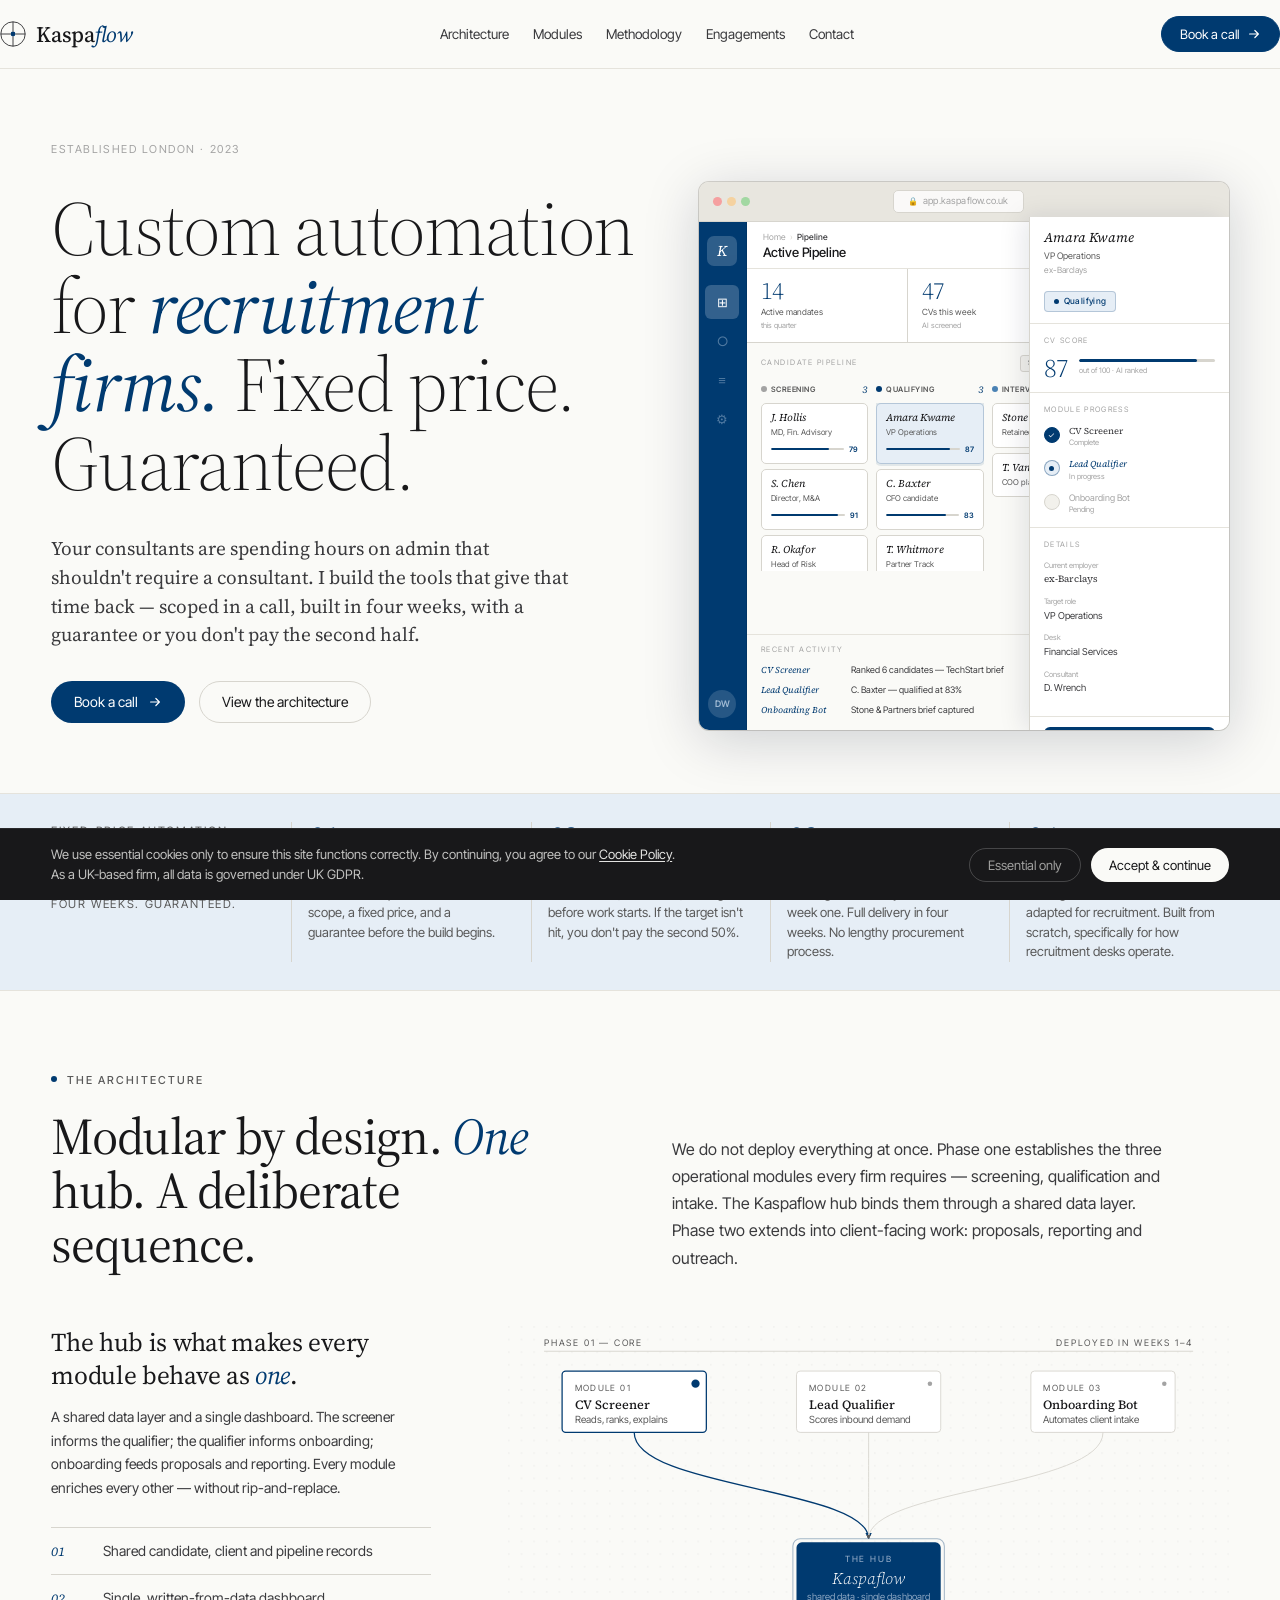
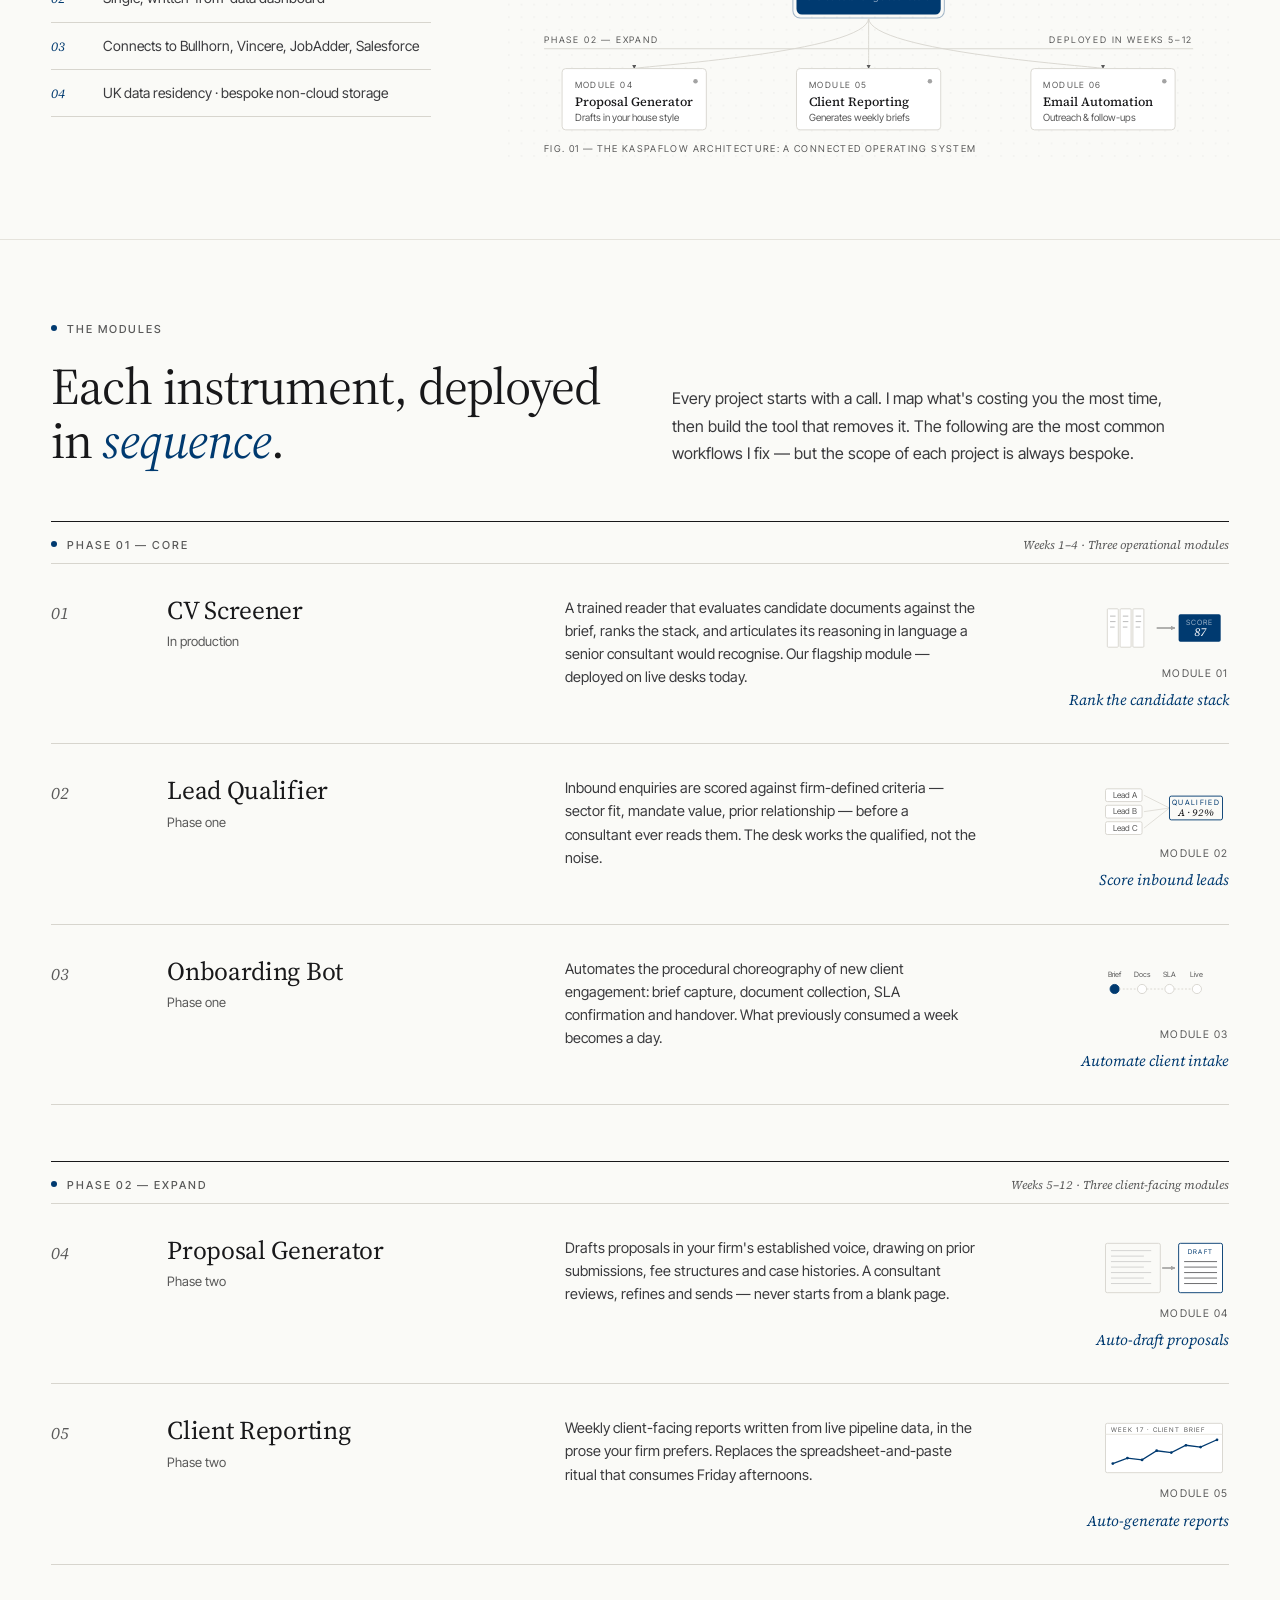
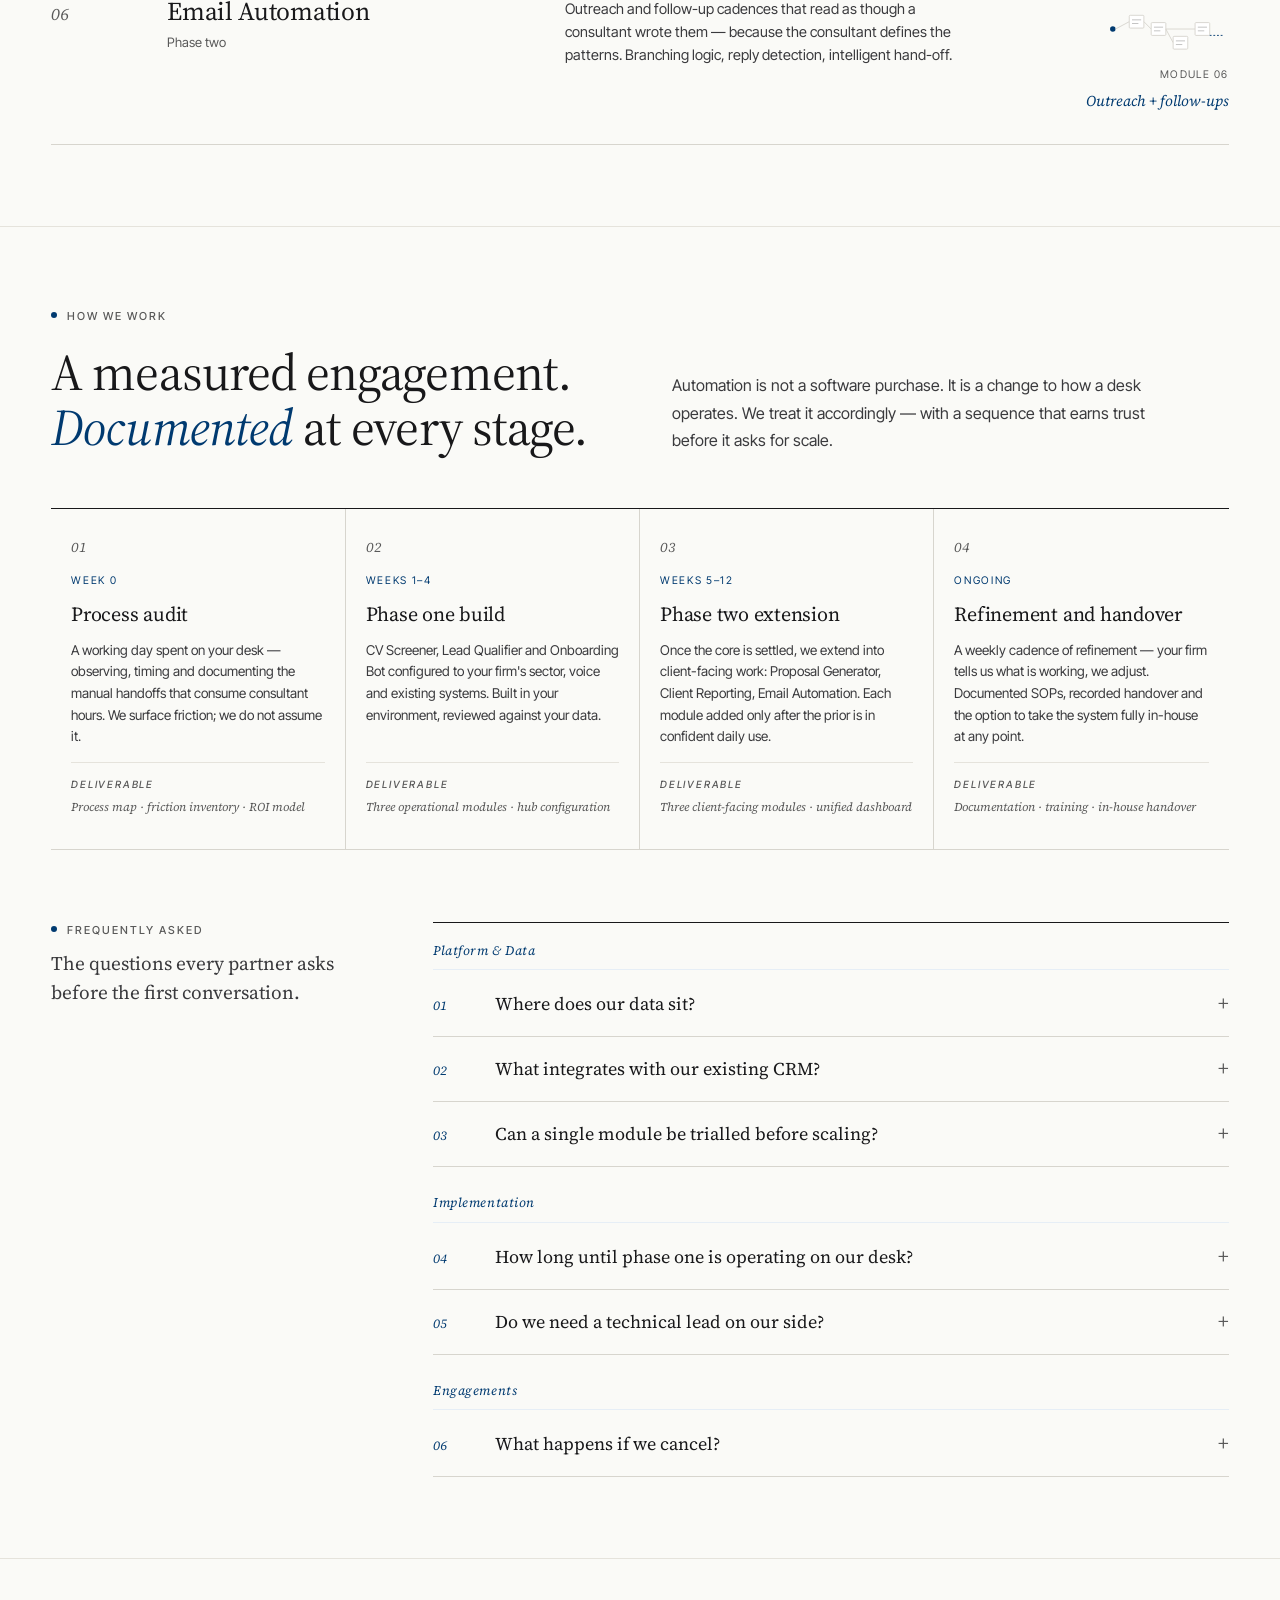
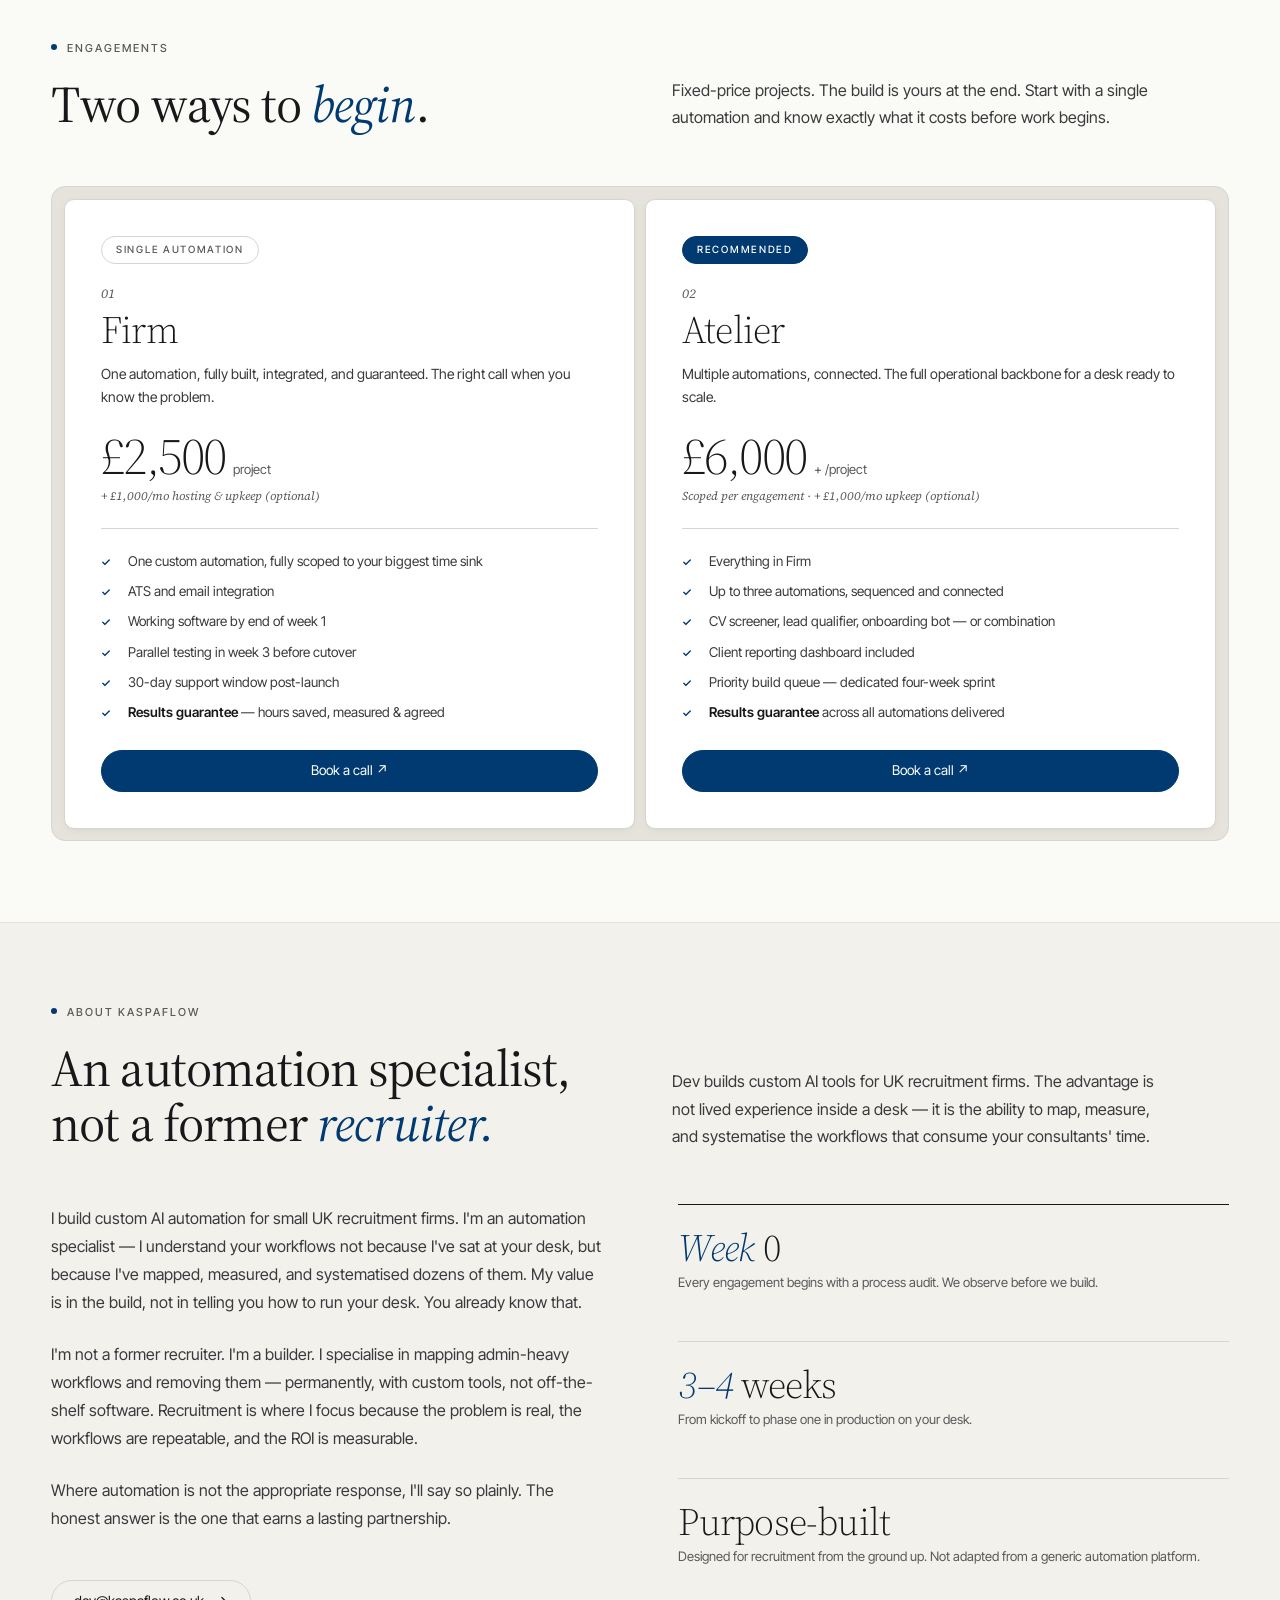
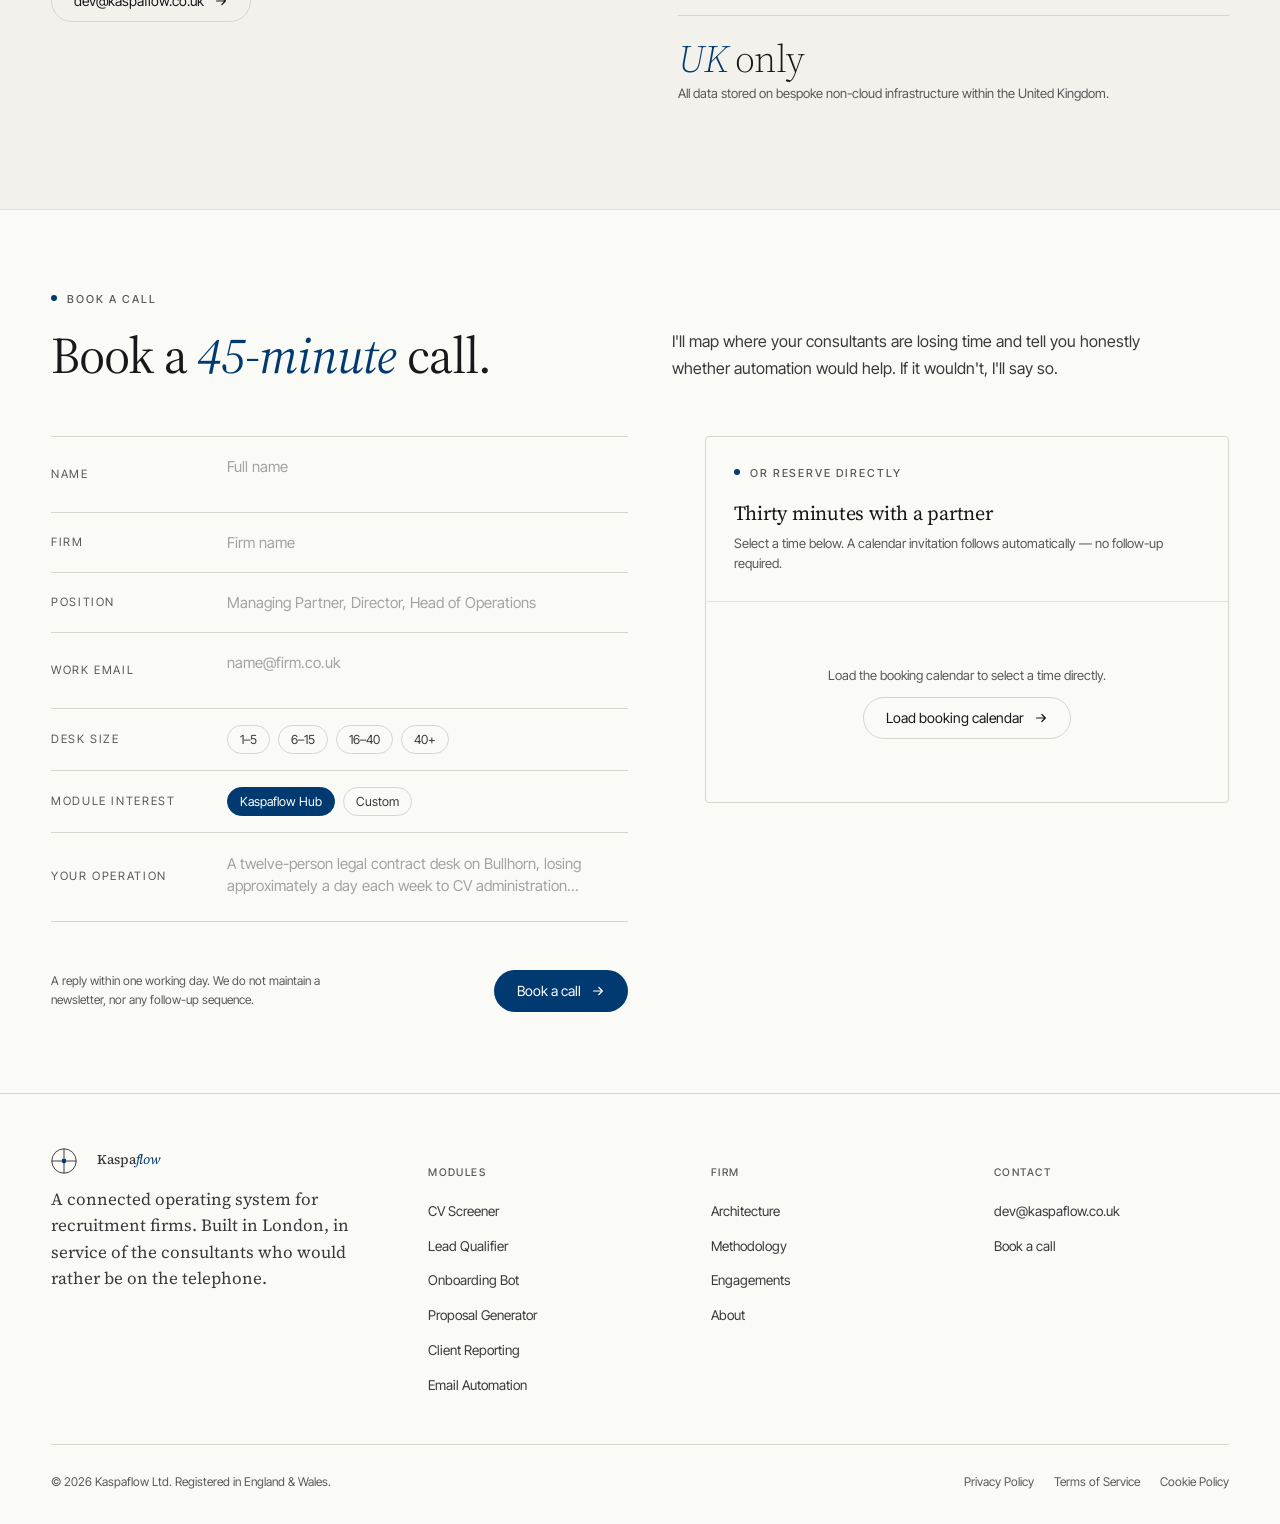
<file: index.html>
<!doctype html>
<html lang="en">
<head>
<meta charset="utf-8" />
<meta name="viewport" content="width=device-width, initial-scale=1" />
<title>Kaspaflow — Automation for Recruitment Firms</title>
<meta name="description" content="A connected operating system for UK recruitment firms. Purpose-built modules, one hub — screening, qualification, intake, proposals, reporting and outreach.">
<link rel="canonical" href="https://kaspaflow.co.uk/">
<meta property="og:title" content="Kaspaflow — Automation for Recruitment Firms">
<meta property="og:description" content="A connected operating system for UK recruitment firms. Licence the modules; we host them on UK infrastructure at no additional cost.">
<meta property="og:url" content="https://kaspaflow.co.uk/">
<meta property="og:type" content="website">
<meta property="og:image" content="https://kaspaflow.co.uk/og-image.png">
<meta property="og:image:width" content="1200">
<meta property="og:image:height" content="630">
<meta property="og:image:alt" content="Kaspaflow — Automation for UK Recruitment Firms">
<meta name="twitter:card" content="summary_large_image">
<link rel="icon" href="data:image/svg+xml,%3Csvg xmlns='http://www.w3.org/2000/svg' viewBox='0 0 32 32'%3E%3Crect width='32' height='32' fill='%23003A70'/%3E%3Ctext x='16' y='22' font-family='Georgia,serif' font-size='20' font-style='italic' fill='white' text-anchor='middle'%3EK%3C/text%3E%3C/svg%3E">

<!-- Schema: Organisation -->
<script type="application/ld+json">
{
  "@context": "https://schema.org",
  "@type": "Organization",
  "name": "Kaspaflow Ltd",
  "url": "https://kaspaflow.co.uk/",
  "email": "Dev@kaspaflow.co.uk",
  "address": { "@type": "PostalAddress", "addressLocality": "London", "addressCountry": "GB" },
  "foundingDate": "2023"
}
</script>

<!-- Schema: Service -->
<script type="application/ld+json">
{
  "@context": "https://schema.org",
  "@type": "Service",
  "name": "AI Automation for Recruitment Firms",
  "provider": { "@type": "Organization", "name": "Kaspaflow" },
  "areaServed": { "@type": "Country", "name": "United Kingdom" },
  "description": "Custom AI automation tools for UK recruitment firms — screening, qualification, intake, proposals, reporting and outreach. Purpose-built modules connected through a single hub.",
  "offers": {
    "@type": "Offer",
    "priceCurrency": "GBP",
    "priceRange": "£1200-£2400/month"
  }
}
</script>

<!-- Schema: FAQPage -->
<script type="application/ld+json">
{
  "@context": "https://schema.org",
  "@type": "FAQPage",
  "mainEntity": [
    {
      "@type": "Question",
      "name": "Where does our data sit?",
      "acceptedAnswer": { "@type": "Answer", "text": "On Kaspaflow infrastructure, hosted within the United Kingdom on bespoke non-cloud storage solutions — sovereign by design, with no third-party hyperscaler in the chain. Should you wish to migrate to your own servers at any stage, the build transfers with you." }
    },
    {
      "@type": "Question",
      "name": "What integrates with our existing CRM?",
      "acceptedAnswer": { "@type": "Answer", "text": "Bullhorn, Vincere, JobAdder and Salesforce are supported on the Firm tier as standard. Foundation includes two integrations of your choice. Atelier supports custom or proprietary systems." }
    },
    {
      "@type": "Question",
      "name": "Can a single module be trialled before scaling?",
      "acceptedAnswer": { "@type": "Answer", "text": "Yes — Foundation exists for precisely this. Most firms begin with the CV Screener, prove the return, and add modules from there. There is no requirement to commit to all modules up front." }
    },
    {
      "@type": "Question",
      "name": "How long until phase one is operating on our desk?",
      "acceptedAnswer": { "@type": "Answer", "text": "Three to four weeks from kickoff. Process audit in week zero, configuration in weeks one and two, parallel running in weeks three and four. Your team uses the modules alongside existing workflows before any handover." }
    },
    {
      "@type": "Question",
      "name": "Do we need a technical lead on our side?",
      "acceptedAnswer": { "@type": "Answer", "text": "No. The engagement is run by a named Kaspaflow specialist who works directly with your operations lead or managing partner. Technical involvement on your side is reviewed during the audit, not assumed." }
    },
    {
      "@type": "Question",
      "name": "What happens if we cancel?",
      "acceptedAnswer": { "@type": "Answer", "text": "Foundation is 30-day rolling. Firm and Atelier carry annual terms with documented exit. In all cases the configuration, prompts and process documentation are yours to take in-house." }
    }
  ]
}
</script>

<link rel="preconnect" href="https://fonts.googleapis.com">
<link rel="preconnect" href="https://fonts.gstatic.com" crossorigin="">
<link rel="stylesheet" href="https://fonts.googleapis.com/css2?family=Source+Serif+4:ital,opsz,wght@0,8..60,300;0,8..60,400;0,8..60,500;1,8..60,400&family=Inter+Tight:wght@400;500;600&display=swap">

<style>
:root {
  --bg: #FAFAF7;
  --bg-2: #F2F1EC;
  --bg-3: #E8E6DF;
  --ink: #18181A;
  --ink-2: #3A3A3D;
  --ink-3: #595959;
  --ink-4: #A3A3A3;
  --hair: #D7D5CE;
  --hair-2: #E5E3DC;
  --accent: #003A70;
  --accent-bright: #0A66C2;
  --accent-soft: #E6EEF6;
  --serif: "Source Serif 4", "Iowan Old Style", Georgia, "Times New Roman", serif;
  --sans: "Inter Tight", "Helvetica Neue", Helvetica, Arial, sans-serif;
  --maxw: 1280px;
  --gut: clamp(20px, 4vw, 56px);
}
* { box-sizing: border-box; }
html, body { margin: 0; padding: 0; }
body {
  background: var(--bg);
  color: var(--ink);
  font-family: var(--sans);
  font-size: 16px;
  line-height: 1.55;
  -webkit-font-smoothing: antialiased;
  text-rendering: optimizeLegibility;
}
a { color: inherit; text-decoration: none; }
img, svg { display: block; max-width: 100%; }
.wrap { max-width: var(--maxw); margin: 0 auto; padding: 0 var(--gut); }
.hairline { height: 1px; background: var(--hair); width: 100%; }
.eyebrow {
  font-family: var(--sans);
  font-size: 11px;
  letter-spacing: 0.18em;
  text-transform: uppercase;
  color: var(--ink-3);
  font-weight: 500;
}
.eyebrow .dot { display: inline-block; width: 6px; height: 6px; border-radius: 50%; background: var(--accent); margin-right: 10px; vertical-align: 2px; }
h1, h2, h3, h4 { font-family: var(--serif); font-weight: 400; letter-spacing: -0.012em; margin: 0; color: var(--ink); }
h1 { font-size: clamp(42px, 6vw, 88px); line-height: 1.02; letter-spacing: -0.022em; font-weight: 300; }
h1 em { font-style: italic; font-weight: 400; color: var(--accent); }
h2 { font-size: clamp(30px, 4vw, 52px); line-height: 1.06; letter-spacing: -0.018em; }
h2 em { font-style: italic; color: var(--accent); }
h3 { font-size: clamp(20px, 2vw, 26px); line-height: 1.15; }
p { margin: 0; }
.lede { font-family: var(--serif); font-size: clamp(17px, 1.5vw, 21px); line-height: 1.5; color: var(--ink-2); font-weight: 400; }

/* scroll progress */
.scroll-progress {
  position: fixed; top: 0; left: 0; height: 2px; width: 0%;
  background: var(--accent-bright); z-index: 200;
  transition: width 0.1s linear;
}

/* nav */
.nav {
  position: sticky; top: 0; z-index: 50;
  background: color-mix(in srgb, var(--bg) 88%, transparent);
  backdrop-filter: saturate(140%) blur(12px);
  -webkit-backdrop-filter: saturate(140%) blur(12px);
  border-bottom: 1px solid var(--hair-2);
}
.nav-inner { display: flex; align-items: center; justify-content: space-between; padding: 16px 0; gap: 20px; }
.brand { display: flex; align-items: center; gap: 10px; font-family: var(--serif); font-size: 22px; letter-spacing: -0.01em; cursor: pointer; }
.brand-mark { width: 26px; height: 26px; flex-shrink: 0; }
.brand b { font-weight: 500; }
.brand i { font-style: italic; color: var(--accent); font-weight: 400; }
.nav-links { display: flex; gap: 24px; align-items: center; }
.nav-links a { font-size: 13.5px; color: var(--ink-2); cursor: pointer; transition: color .2s ease; white-space: nowrap; }
.nav-links a:hover { color: var(--accent); }
.nav-right { display: flex; align-items: center; gap: 12px; }
.nav-cta { display: inline-flex; align-items: center; gap: 8px; padding: 10px 18px; border: 1px solid var(--accent); border-radius: 999px; font-size: 13px; cursor: pointer; transition: all .2s ease; background: var(--accent); color: #fff; white-space: nowrap; line-height: 1; font-family: var(--sans); }
.nav-cta:hover { background: var(--accent-bright); border-color: var(--accent-bright); }
.nav-cta .arrow { transition: transform .25s ease; }
.nav-cta:hover .arrow { transform: translateX(3px); }
.hamburger { display: none; flex-direction: column; gap: 5px; width: 36px; height: 36px; border: 1px solid var(--hair); border-radius: 6px; background: transparent; cursor: pointer; align-items: center; justify-content: center; }
.hamburger span { display: block; width: 16px; height: 1.5px; background: var(--ink); border-radius: 2px; transition: all .25s ease; }
.hamburger.open span:nth-child(1) { transform: translateY(6.5px) rotate(45deg); }
.hamburger.open span:nth-child(2) { opacity: 0; }
.hamburger.open span:nth-child(3) { transform: translateY(-6.5px) rotate(-45deg); }

/* mobile menu overlay */
.mobile-overlay {
  position: fixed; inset: 0; z-index: 49;
  background: var(--bg);
  display: flex; flex-direction: column;
  padding: 80px var(--gut) 40px;
  transform: translateX(100%);
  transition: transform .3s ease;
  border-left: 1px solid var(--hair-2);
}
.mobile-overlay.open { transform: translateX(0); }
.mobile-nav-links { display: flex; flex-direction: column; gap: 0; border-top: 1px solid var(--hair-2); margin-top: 24px; }
.mobile-nav-links a {
  font-family: var(--serif); font-size: 28px; font-weight: 300;
  padding: 20px 0; border-bottom: 1px solid var(--hair-2);
  color: var(--ink); cursor: pointer; display: flex; align-items: center; justify-content: space-between;
  transition: color .2s ease;
}
.mobile-nav-links a:hover { color: var(--accent); }
.mobile-nav-links a em { font-style: italic; font-size: 13px; color: var(--ink-4); font-family: var(--sans); letter-spacing: 0.1em; }
.mobile-cta-wrap { margin-top: 32px; }
.mobile-cta-wrap .nav-cta { width: 100%; justify-content: center; padding: 14px; font-size: 15px; }
.mobile-contact-line { margin-top: 24px; font-size: 13px; color: var(--ink-3); }
.mobile-contact-line a { color: var(--accent); }

/* hero */
.hero { padding: clamp(48px, 8vh, 88px) 0 clamp(40px, 7vh, 72px); position: relative; }
.hero-grid { display: grid; grid-template-columns: 1.1fr 1fr; gap: clamp(40px, 5vw, 80px); align-items: center; }
.hero-left { display: flex; flex-direction: column; }
.hero-meta { display: flex; gap: 24px; margin-bottom: 24px; flex-wrap: wrap; }
.hero-meta span { font-size: 11px; letter-spacing: 0.14em; text-transform: uppercase; color: var(--ink-4); }
.hero-meta span + span::before { content: '·'; margin-right: 24px; }
.hero-sub { margin-top: clamp(20px, 2.5vw, 32px); max-width: 520px; }
.hero-actions { margin-top: 32px; display: flex; gap: 14px; align-items: center; flex-wrap: wrap; }
.btn { display: inline-flex; align-items: center; gap: 10px; padding: 13px 22px; border-radius: 999px; font-size: 14px; cursor: pointer; transition: all .25s ease; border: 1px solid transparent; font-family: var(--sans); line-height: 1; }
.btn-primary { background: var(--accent); color: #fff; }
.btn-primary:hover { background: var(--accent-bright); }
.btn-ghost { background: transparent; color: var(--ink); border-color: var(--hair); }
.btn-ghost:hover { border-color: var(--ink); }
.btn .arrow { transition: transform .25s ease; }
.btn:hover .arrow { transform: translateX(3px); }
.hero-right { position: relative; }

/* trust strip */
.trust { padding: 28px 0; border-top: 1px solid var(--hair-2); border-bottom: 1px solid var(--hair-2); background: var(--accent-soft); }
.trust-inner { display: grid; grid-template-columns: 200px 1fr; gap: 40px; align-items: start; }
.trust-label { font-size: 11.5px; letter-spacing: 0.14em; text-transform: uppercase; color: var(--ink-3); line-height: 1.6; }
.trust-stats { display: grid; grid-template-columns: repeat(4, 1fr); gap: 20px; }
.trust-stat { display: flex; flex-direction: column; gap: 4px; border-left: 1px solid var(--hair); padding-left: 16px; }
.trust-stat .num { font-family: var(--serif); font-size: clamp(22px, 2.4vw, 30px); font-weight: 400; letter-spacing: -0.01em; line-height: 1; }
.trust-stat .num em { color: var(--accent); font-style: italic; font-weight: 400; font-family: var(--serif); }
.trust-stat .pillar-title { font-size: 13px; color: var(--ink); font-weight: 500; margin-top: 2px; }
.trust-stat .lbl { font-size: 13px; color: var(--ink-3); line-height: 1.5; margin-top: 2px; }

/* section */
.section { padding: clamp(64px, 9vh, 112px) 0; }
.section + .section { border-top: 1px solid var(--hair-2); }
.section-head { display: grid; grid-template-columns: 1fr 1fr; gap: clamp(32px, 5vw, 72px); align-items: end; margin-bottom: clamp(40px, 6vh, 64px); }
.section-head .left { display: flex; flex-direction: column; gap: 20px; }
.section-head .right { color: var(--ink-2); font-size: 16px; line-height: 1.7; max-width: 500px; }

/* services */
.services-list { display: flex; flex-direction: column; }
.service-row {
  width: 100%; text-align: left; background: transparent; border: none;
  border-top: 1px solid var(--hair); font: inherit; color: inherit;
  display: grid; grid-template-columns: 72px 1.2fr 1.4fr 0.7fr;
  gap: clamp(20px, 3.5vw, 44px); padding: 32px 0;
  align-items: start; transition: background .2s ease; position: relative;
}
.service-row:last-child { border-bottom: 1px solid var(--hair); }
.service-row:hover { background: var(--bg-2); }
.service-row .num { font-family: var(--serif); font-style: italic; color: var(--ink-3); font-size: 17px; padding-top: 4px; }
.service-row h3 { font-size: clamp(20px, 2vw, 26px); }
.service-row .desc { color: var(--ink-2); font-size: 14.5px; line-height: 1.6; }
.service-row .meta { display: flex; flex-direction: column; gap: 6px; align-items: flex-end; text-align: right; }
.service-row .meta .tag { font-size: 10.5px; letter-spacing: 0.14em; text-transform: uppercase; color: var(--ink-3); }
.service-row .meta .save { font-family: var(--serif); font-style: italic; color: var(--accent); font-size: 15px; }
.service-row .arrow-cta { font-size: 13px; color: var(--ink-3); display: flex; align-items: center; gap: 6px; margin-top: 6px; }
.service-row:hover .arrow-cta { color: var(--accent); }
.phase-label { display: flex; justify-content: space-between; align-items: baseline; padding: 14px 0 8px; border-top: 1px solid var(--ink); margin-top: 12px; }
.phase-label .phase-meta { font-size: 12px; color: var(--ink-3); font-family: var(--serif); font-style: italic; }
.phase-label--spaced { margin-top: 56px; }

/* methodology */
.methodology { display: grid; grid-template-columns: repeat(4, 1fr); gap: 0; border-top: 1px solid var(--ink); border-bottom: 1px solid var(--hair); }
.method-step { padding: 28px 20px 32px; border-right: 1px solid var(--hair); display: flex; flex-direction: column; gap: 14px; transition: background .2s ease; }
.method-step:last-child { border-right: none; }
.method-step:hover { background: var(--bg-2); }
.method-num { font-family: var(--serif); font-style: italic; font-size: 14px; color: var(--ink-3); }
.method-week { font-size: 10.5px; letter-spacing: 0.16em; text-transform: uppercase; color: var(--accent); }
.method-title h3 { font-size: 20px; line-height: 1.15; }
.method-desc { font-size: 13.5px; line-height: 1.6; color: var(--ink-2); flex: 1; }
.method-deliv { display: flex; flex-direction: column; gap: 6px; padding-top: 14px; border-top: 1px solid var(--hair-2); font-size: 12px; color: var(--ink-3); font-family: var(--serif); font-style: italic; }

/* faq */
.faq { margin-top: 72px; display: grid; grid-template-columns: 0.8fr 2fr; gap: clamp(32px, 5vw, 72px); align-items: start; }
.faq-head { position: sticky; top: 100px; }
.faq-list { display: flex; flex-direction: column; border-top: 1px solid var(--ink); }
.faq-item { border-bottom: 1px solid var(--hair); }
.faq-item summary { list-style: none; cursor: pointer; display: grid; grid-template-columns: 48px 1fr 28px; gap: 14px; padding: 20px 0; align-items: baseline; transition: color .2s ease; }
.faq-item summary::-webkit-details-marker { display: none; }
.faq-item summary:hover { color: var(--accent); }
.faq-num { font-family: var(--serif); font-style: italic; color: var(--accent); font-size: 13px; }
.faq-q { font-family: var(--serif); font-size: 18px; line-height: 1.3; color: var(--ink); font-weight: 400; }
.faq-toggle { font-family: var(--serif); font-size: 20px; color: var(--ink-3); text-align: right; transition: transform .3s ease; line-height: 1; }
.faq-item[open] .faq-toggle { transform: rotate(45deg); color: var(--accent); }
.faq-a { padding: 0 0 24px 62px; font-size: 14.5px; line-height: 1.65; color: var(--ink-2); max-width: 680px; }
.faq-cat + .faq-cat { margin-top: 8px; }
.faq-cat-label { display: block; font-family: var(--serif); font-style: italic; font-size: 13px; color: var(--accent); letter-spacing: 0.04em; padding: 18px 0 8px; border-bottom: 1px solid var(--accent-soft); margin-bottom: 2px; }

/* architecture hub grid */
.arch-grid { display: grid; grid-template-columns: 1fr 1.9fr; gap: clamp(40px, 6vw, 80px); align-items: start; margin-top: 48px; }
.arch-hub-headline { font-family: var(--serif); font-size: clamp(20px, 2vw, 27px); line-height: 1.28; font-weight: 400; color: var(--ink); margin-bottom: 14px; }
.arch-hub-headline em { font-style: italic; color: var(--accent); }
.arch-hub-lede { font-size: 14px; line-height: 1.68; color: var(--ink-2); margin-bottom: 28px; }
.arch-points { display: flex; flex-direction: column; }
.arch-point { display: grid; grid-template-columns: 40px 1fr; gap: 12px; align-items: baseline; padding: 12px 0; border-top: 1px solid var(--hair); font-size: 14px; color: var(--ink-2); }
.arch-point:last-child { border-bottom: 1px solid var(--hair); }
.arch-point-num { font-family: var(--serif); font-style: italic; color: var(--accent); font-size: 13px; }

/* about */
.about-grid { display: grid; grid-template-columns: 1fr 1fr; gap: clamp(48px, 6vw, 96px); align-items: start; }
.about-body { display: flex; flex-direction: column; gap: 20px; }
.about-body p { font-size: 16px; line-height: 1.75; color: var(--ink-2); }
.about-body p + p { margin-top: 4px; }
.about-aside { display: flex; flex-direction: column; gap: 24px; }
.about-stat { display: flex; flex-direction: column; gap: 6px; padding: 24px 0; border-top: 1px solid var(--hair); }
.about-stat:first-child { border-top: 1px solid var(--ink); }
.about-stat .as-num { font-family: var(--serif); font-size: clamp(28px, 3vw, 40px); font-weight: 300; letter-spacing: -0.02em; line-height: 1; }
.about-stat .as-num em { color: var(--accent); font-style: italic; }
.about-stat .as-label { font-size: 13px; color: var(--ink-3); line-height: 1.5; }

/* pricing */
.pricing-grid { display: grid; grid-template-columns: 1fr 1fr 1fr; grid-template-rows: auto auto auto 1fr auto; row-gap: 14px; border: 1px solid var(--hair); background: var(--hair-2); border-radius: 4px; overflow: hidden; position: relative; }
.plan { background: #fff; padding: clamp(20px, 2vw, 28px); display: grid; grid-row: 1 / 6; grid-template-rows: subgrid; align-items: start; position: relative; border-right: 1px solid var(--hair); }
.plan:last-child { border-right: none; }
.plan.featured { background: var(--accent); color: #fff; border: none; box-shadow: inset 4px 0 0 rgba(255,255,255,0.12), inset -4px 0 0 rgba(255,255,255,0.12); z-index: 2; }
.plan.featured .plan-name em { color: #C8D8EB; }
.plan.featured .plan-strap, .plan.featured .plan-annot { color: rgba(200,218,236,0.82); }
.plan.featured .plan-desc { color: rgba(210,228,242,0.85); }
.plan.featured .plan-price { border-color: rgba(255,255,255,0.18); }
.plan.featured .plan-feat-list li { border-color: rgba(255,255,255,0.14); color: rgba(220,235,248,0.92); }
.plan.featured .feat-num { color: #7EB5D6; }
.plan.featured .btn { background: #fff; color: var(--accent); border-color: transparent; }
.plan.featured .btn:hover { background: var(--accent-soft); }
.plan-name { font-family: var(--serif); font-size: 22px; line-height: 1.1; }
.plan-name em { font-style: italic; color: var(--accent); font-weight: 400; }
.plan-strap { font-family: var(--serif); font-style: italic; color: var(--ink-3); font-size: 13px; margin-top: 2px; line-height: 1.35; }
.plan-desc { font-size: 13px; color: var(--ink-3); line-height: 1.5; margin-top: 6px; }
.plan-price { display: flex; align-items: baseline; gap: 6px; padding: 10px 0 6px; border-top: 1px solid var(--hair); }
.plan-price .amount { font-family: var(--serif); font-size: 34px; font-weight: 300; letter-spacing: -0.02em; line-height: 1; }
.plan-price .per { font-size: 12px; color: var(--ink-3); }
.plan.featured .plan-price .per { color: rgba(200,218,236,0.7); }
.plan-annot { font-size: 11px; color: var(--ink-3); font-family: var(--serif); font-style: italic; }
.plan-feat-list { list-style: none; padding: 0; margin: 0; display: flex; flex-direction: column; align-self: start; }
.plan-feat-list li { font-size: 12.5px; color: var(--ink-2); padding: 8px 0; border-top: 1px solid var(--hair-2); display: grid; grid-template-columns: 20px 1fr; gap: 6px; align-items: baseline; line-height: 1.4; }
.feat-num { font-family: var(--serif); font-style: italic; color: var(--accent); font-size: 10.5px; }
.plan .btn { align-self: end; width: 100%; justify-content: center; padding: 11px 18px; font-size: 13px; }
.plan-badge { position: absolute; top: 16px; right: 16px; font-size: 9.5px; letter-spacing: 0.16em; text-transform: uppercase; padding: 4px 9px; border-radius: 999px; background: rgba(255,255,255,0.14); color: #fff; border: 1px solid rgba(255,255,255,0.25); }

/* contact */
.contact-grid { display: grid; grid-template-columns: 1.1fr 1fr; gap: clamp(48px, 6vw, 96px); align-items: start; }
.contact-form { display: flex; flex-direction: column; gap: 0; border-top: 1px solid var(--hair); }
.field { display: grid; grid-template-columns: 160px 1fr; gap: 16px; padding: 16px 0; border-bottom: 1px solid var(--hair); align-items: center; }
.field label { font-size: 11.5px; letter-spacing: 0.14em; text-transform: uppercase; color: var(--ink-3); }
.field input, .field select, .field textarea { background: transparent; border: none; outline: none; font-family: var(--sans); font-size: 15px; color: var(--ink); padding: 4px 0; width: 100%; resize: none; }
.field input:focus-visible, .field select:focus-visible, .field textarea:focus-visible,
.chip:focus-visible { outline: 2px solid var(--accent-bright); outline-offset: 2px; }
.field input::placeholder, .field textarea::placeholder { color: var(--ink-4); }
.form-error { color: #b94040; font-size: 12px; margin-top: 4px; display: block; min-height: 1em; }
.field.has-error { align-items: start; }
.field.has-error input, .field.has-error textarea { border-bottom: 1px solid #b94040; }
.field-options { display: flex; gap: 8px; flex-wrap: wrap; }
.chip { padding: 6px 12px; border-radius: 999px; border: 1px solid var(--hair); font-size: 12.5px; cursor: pointer; transition: all .2s; color: var(--ink-2); user-select: none; background: transparent; font-family: var(--sans); }
.chip:hover { border-color: var(--accent); color: var(--accent); }
.chip.active { background: var(--accent); color: #fff; border-color: var(--accent); }
.field textarea { min-height: 56px; line-height: 1.5; padding-top: 4px; }
.form-submit { display: flex; justify-content: space-between; align-items: center; margin-top: 24px; gap: 16px; flex-wrap: wrap; }
.form-note { font-size: 12px; color: var(--ink-3); max-width: 300px; line-height: 1.55; }
.form-success { text-align: center; padding: 48px 24px; border: 1px solid var(--hair); border-radius: 4px; display: none; }
.form-success .success-icon { width: 48px; height: 48px; background: var(--accent-soft); border-radius: 50%; display: flex; align-items: center; justify-content: center; margin: 0 auto 20px; }
.form-success h4 { font-family: var(--serif); font-size: 26px; margin-bottom: 8px; }
.form-success p { font-size: 15px; color: var(--ink-3); max-width: 360px; margin: 0 auto 24px; line-height: 1.6; }
.booking { background: var(--bg); border: 1px solid var(--hair); border-radius: 4px; overflow: hidden; }
.booking-embed-header { padding: clamp(20px, 2.5vw, 28px); border-bottom: 1px solid var(--hair-2); }
.booking h4 { font-family: var(--serif); font-size: 20px; margin-bottom: 4px; font-weight: 400; color: var(--ink); }
.booking-desc { font-size: 13px; color: var(--ink-3); line-height: 1.55; }
.booking-cal { width: 100%; min-height: 640px; display: none; }
.booking-placeholder { padding: clamp(20px, 2.5vw, 32px); display: flex; flex-direction: column; align-items: center; justify-content: center; min-height: 200px; gap: 12px; text-align: center; }
.booking-placeholder p { font-size: 13px; color: var(--ink-3); max-width: 280px; line-height: 1.55; }

/* skip link */
.skip-link { position: absolute; left: -9999px; top: 8px; z-index: 100; background: var(--accent); color: #fff; padding: 10px 16px; border-radius: 4px; font-size: 13px; }
.skip-link:focus { left: 16px; }

/* eyebrow utility */
.eyebrow--xs { font-size: 10px; }
.eyebrow--mb { margin-bottom: 16px; }
.lede--tight { margin-top: 10px; }
.lede--lg { margin-top: 20px; }

/* footer */
.footer { padding: clamp(48px, 6vh, 72px) 0 32px; border-top: 1px solid var(--hair); }
.footer-grid { display: grid; grid-template-columns: 1.4fr 1fr 1fr 1fr; gap: 48px; }
.footer h5 { font-size: 10.5px; letter-spacing: 0.14em; text-transform: uppercase; color: var(--ink-3); font-weight: 500; margin-bottom: 16px; }
.footer ul { list-style: none; padding: 0; margin: 0; display: flex; flex-direction: column; gap: 10px; }
.footer a { font-size: 13.5px; color: var(--ink-2); cursor: pointer; }
.footer a:hover { color: var(--accent); }
.footer-tag { font-family: var(--serif); font-size: 17px; line-height: 1.55; color: var(--ink-2); margin-top: 12px; max-width: 300px; }
.footer-bottom { display: flex; justify-content: space-between; align-items: center; padding-top: 28px; margin-top: 48px; border-top: 1px solid var(--hair); font-size: 12px; color: var(--ink-3); flex-wrap: wrap; gap: 12px; }
.footer-legal { display: flex; gap: 20px; }
.footer-legal a { font-size: 12px; color: var(--ink-3); }
.footer-legal a:hover { color: var(--accent); }

/* sticky mobile cta */
.sticky-mobile-cta { display: none; }

/* cookie banner */
.cookie-banner {
  position: fixed; bottom: 0; left: 0; right: 0; z-index: 150;
  background: var(--ink); color: var(--bg);
  padding: 16px var(--gut); display: flex; align-items: center; gap: 20px; justify-content: space-between;
  border-top: 1px solid rgba(255,255,255,0.08);
  flex-wrap: wrap;
}
.cookie-text { font-size: 13px; color: rgba(250,250,247,0.75); line-height: 1.5; max-width: 640px; }
.cookie-text a { color: rgba(250,250,247,0.9); text-decoration: underline; text-underline-offset: 2px; }
.cookie-actions { display: flex; gap: 10px; flex-shrink: 0; }
.cookie-accept { padding: 8px 18px; background: var(--bg); color: var(--ink); border: none; border-radius: 999px; font-family: var(--sans); font-size: 13px; cursor: pointer; transition: background .2s ease; }
.cookie-accept:hover { background: var(--bg-2); }
.cookie-decline { padding: 8px 18px; background: transparent; color: rgba(250,250,247,0.6); border: 1px solid rgba(255,255,255,0.2); border-radius: 999px; font-family: var(--sans); font-size: 13px; cursor: pointer; }

/* reveal */
.reveal { opacity: 0; transform: translateY(14px); transition: opacity .7s ease, transform .7s ease; }
.reveal.visible { opacity: 1; transform: none; }
.reveal-delay-1 { transition-delay: 0.1s; }
.reveal-delay-2 { transition-delay: 0.2s; }
.reveal-delay-3 { transition-delay: 0.3s; }

/* dashboard animations */
@keyframes dash-glow { 0%, 100% { opacity: 1; } 50% { opacity: 0.22; } }
@keyframes dash-up { from { opacity: 0; transform: translateY(7px); } to { opacity: 1; transform: none; } }

/* pricing cards — light, matches site palette */
.pricing-dark {
  background: var(--hair-2);
  border: 1px solid var(--hair);
  border-radius: 14px;
  padding: 12px;
  display: grid;
  grid-template-columns: 1fr 1fr;
  gap: 10px;
}
.pd-card {
  background: #fff;
  border: 1px solid var(--hair);
  border-radius: 10px;
  padding: clamp(24px, 3vw, 36px);
  display: flex;
  flex-direction: column;
  color: var(--ink);
  box-shadow: 0 2px 8px rgba(0,15,50,0.04), 0 1px 2px rgba(0,0,0,0.03);
  transition: transform 0.35s cubic-bezier(0.34,1.18,0.64,1), box-shadow 0.35s ease, border-color 0.35s ease, opacity 0.3s ease;
  will-change: transform;
}
.pd-card:hover {
  transform: translateY(-8px) scale(1.015);
  box-shadow: 0 0 0 1.5px rgba(0,58,112,0.18), 0 16px 48px rgba(0,58,112,0.13), 0 40px 80px rgba(0,58,112,0.07);
  border-color: rgba(0,58,112,0.28);
  z-index: 2;
}
.pricing-dark:hover .pd-card:not(:hover) {
  opacity: 0.72;
  transform: scale(0.985);
}
.pd-tag {
  display: inline-flex;
  align-items: center;
  padding: 5px 14px;
  border-radius: 999px;
  font-size: 10px;
  letter-spacing: 0.17em;
  text-transform: uppercase;
  font-family: var(--sans);
  font-weight: 500;
  border: 1px solid var(--hair);
  color: var(--ink-3);
  margin-bottom: 20px;
  width: fit-content;
  transition: background .2s ease;
}
.pd-tag--accent {
  background: var(--accent);
  border-color: var(--accent);
  color: #fff;
}
.pd-num {
  font-family: var(--serif);
  font-style: italic;
  font-size: 13px;
  color: var(--ink-3);
  margin-bottom: 5px;
}
.pd-title {
  font-family: var(--serif);
  font-size: clamp(28px, 3vw, 40px);
  font-weight: 300;
  letter-spacing: -0.02em;
  line-height: 1.08;
  color: var(--ink);
  margin-bottom: 12px;
}
.pd-desc {
  font-size: 14px;
  line-height: 1.65;
  color: var(--ink-2);
  margin-bottom: 22px;
  font-family: var(--sans);
}
.pd-price {
  display: flex;
  align-items: baseline;
  gap: 7px;
  margin-bottom: 5px;
}
.pd-amount {
  font-family: var(--serif);
  font-size: clamp(36px, 4.5vw, 52px);
  font-weight: 300;
  letter-spacing: -0.03em;
  line-height: 1;
  color: var(--ink);
}
.pd-per {
  font-size: 13px;
  color: var(--ink-3);
  font-family: var(--sans);
}
.pd-sub {
  font-size: 12px;
  color: var(--ink-3);
  font-family: var(--serif);
  font-style: italic;
  margin-bottom: 22px;
  line-height: 1.55;
}
.pd-divider {
  height: 1px;
  background: var(--hair);
  margin-bottom: 22px;
}
.pd-feats {
  list-style: none;
  padding: 0;
  margin: 0 0 28px;
  display: flex;
  flex-direction: column;
  gap: 10px;
  flex: 1;
}
.pd-feats li {
  font-size: 13.5px;
  color: var(--ink-2);
  line-height: 1.5;
  display: grid;
  grid-template-columns: 18px 1fr;
  gap: 9px;
  align-items: baseline;
  font-family: var(--sans);
}
.pd-feats li::before {
  content: '\2713';
  color: var(--accent);
  font-size: 11.5px;
  font-weight: 600;
}
.pd-feats li strong {
  color: var(--ink);
  font-weight: 600;
}
.pd-cta {
  display: flex;
  align-items: center;
  justify-content: center;
  padding: 13px 20px;
  border: 1px solid var(--accent);
  border-radius: 999px;
  font-size: 13.5px;
  font-family: var(--sans);
  color: #fff;
  background: var(--accent);
  transition: background .25s ease, border-color .25s ease, transform .25s ease, box-shadow .25s ease;
  cursor: pointer;
  gap: 6px;
  text-decoration: none;
  line-height: 1;
}
.pd-cta:hover {
  background: var(--accent-bright);
  border-color: var(--accent-bright);
  transform: translateY(-1px);
  box-shadow: 0 4px 16px rgba(10,102,194,0.25);
}
@media (max-width: 920px) {
  .pricing-dark { grid-template-columns: 1fr; }
}
body.tight .section { padding: clamp(44px, 6vh, 80px) 0; }
body.tight .service-row { padding: 22px 0; }
body.tight .hero { padding: clamp(32px, 5vh, 56px) 0 clamp(24px, 4vh, 40px); }

/* responsive */
@media (max-width: 1024px) {
  .nav-links { gap: 16px; }
}
@media (max-width: 920px) {
  .nav-links { display: none; }
  .hamburger { display: flex; }
  .hero-grid { grid-template-columns: 1fr; }
  .hero-right { display: none; }
  .section-head { grid-template-columns: 1fr; }
  .service-row { grid-template-columns: 44px 1fr; }
  .service-row .desc, .service-row .meta { grid-column: 2; }
  .service-row .meta { align-items: flex-start; text-align: left; }
  .arch-grid { grid-template-columns: 1fr; }
  .about-grid { grid-template-columns: 1fr; }
  .contact-grid { grid-template-columns: 1fr; }
  .pricing-grid { grid-template-columns: 1fr; grid-template-rows: none; row-gap: 0; }
  .plan { grid-row: auto; display: flex; flex-direction: column; gap: 12px; border-right: none; border-bottom: 1px solid var(--hair); }
  .plan:last-child { border-bottom: none; }
  .plan-feat-list { flex: 1; }
  .plan .btn { margin-top: auto; align-self: unset; }
  .plan.featured { box-shadow: none; }
  .footer-grid { grid-template-columns: 1fr 1fr; gap: 32px; }
  .field { grid-template-columns: 1fr; gap: 4px; }
  .trust-inner { grid-template-columns: 1fr; gap: 16px; }
  .trust-stats { grid-template-columns: repeat(2, 1fr); }
  .faq { grid-template-columns: 1fr; }
  .faq-head { position: static; }
  .faq-a { padding-left: 48px; }
  .methodology { grid-template-columns: 1fr 1fr; }
  .method-step { border-bottom: 1px solid var(--hair); }
  .method-step:nth-child(odd) { border-right: 1px solid var(--hair); }
  .method-step:nth-child(even) { border-right: none; }
  .sticky-mobile-cta { display: flex; position: fixed; bottom: 0; left: 0; right: 0; z-index: 98; padding: 12px var(--gut) calc(12px + env(safe-area-inset-bottom)); background: var(--bg); border-top: 1px solid var(--hair-2); }
  .sticky-mobile-cta .btn { flex: 1; justify-content: center; }
}
@media (max-width: 640px) {
  .methodology { grid-template-columns: 1fr; }
  .method-step { border-right: none; }
  .trust-stats { grid-template-columns: 1fr; }
  .footer-grid { grid-template-columns: 1fr; }
  .footer-bottom { flex-direction: column; align-items: flex-start; gap: 8px; }
}
</style>
</head>
<body>

<a href="#main" class="skip-link">Skip to main content</a>

<!-- Global SVG defs -->
<svg style="position:absolute;width:0;height:0;overflow:hidden" aria-hidden="true">
  <defs>
    <marker id="g-arrow" viewBox="0 0 10 10" refX="9" refY="5" markerWidth="5" markerHeight="5" orient="auto">
      <path d="M0,0 L10,5 L0,10 z" fill="#A3A3A3"></path>
    </marker>
    <marker id="g-arrow-accent" viewBox="0 0 10 10" refX="9" refY="5" markerWidth="5" markerHeight="5" orient="auto">
      <path d="M0,0 L10,5 L0,10 z" fill="#003A70"></path>
    </marker>
  </defs>
</svg>

<div class="scroll-progress" id="scrollProgress" aria-hidden="true"></div>

<!-- NAV -->
<nav class="nav">
  <div class="wrap nav-inner">
    <a class="brand" href="#top">
      <svg class="brand-mark" viewBox="0 0 32 32" aria-hidden="true">
        <circle cx="16" cy="16" r="15" fill="none" stroke="var(--ink)" stroke-width="1"></circle>
        <circle cx="16" cy="16" r="3" fill="var(--accent)"></circle>
        <line x1="16" y1="1" x2="16" y2="13" stroke="var(--ink)" stroke-width="1"></line>
        <line x1="16" y1="19" x2="16" y2="31" stroke="var(--ink)" stroke-width="1"></line>
        <line x1="1" y1="16" x2="13" y2="16" stroke="var(--ink)" stroke-width="1"></line>
        <line x1="19" y1="16" x2="31" y2="16" stroke="var(--ink)" stroke-width="1"></line>
      </svg>
      <span><b>Kaspa</b><i>flow</i></span>
    </a>
    <div class="nav-links">
      <a href="#architecture">Architecture</a>
      <a href="#modules">Modules</a>
      <a href="#methodology">Methodology</a>
      <a href="#pricing">Engagements</a>
      <a href="#contact">Contact</a>
    </div>
    <div class="nav-right">
      <a class="nav-cta" href="#contact">
        Book a call
        <svg class="arrow" width="14" height="14" viewBox="0 0 16 16" fill="none" aria-hidden="true"><path d="M3 8h10M9 4l4 4-4 4" stroke="currentColor" stroke-width="1.4" stroke-linecap="round" stroke-linejoin="round"></path></svg>
      </a>
      <button class="hamburger" id="hamburger" aria-label="Toggle menu" aria-expanded="false">
        <span></span><span></span><span></span>
      </button>
    </div>
  </div>
</nav>

<!-- MOBILE OVERLAY -->
<div class="mobile-overlay" id="mobileOverlay" aria-hidden="true">
  <a class="brand" href="#top" style="display:inline-flex;">
    <svg class="brand-mark" viewBox="0 0 32 32" aria-hidden="true">
      <circle cx="16" cy="16" r="15" fill="none" stroke="var(--ink)" stroke-width="1"></circle>
      <circle cx="16" cy="16" r="3" fill="var(--accent)"></circle>
      <line x1="16" y1="1" x2="16" y2="13" stroke="var(--ink)" stroke-width="1"></line>
      <line x1="16" y1="19" x2="16" y2="31" stroke="var(--ink)" stroke-width="1"></line>
      <line x1="1" y1="16" x2="13" y2="16" stroke="var(--ink)" stroke-width="1"></line>
      <line x1="19" y1="16" x2="31" y2="16" stroke="var(--ink)" stroke-width="1"></line>
    </svg>
    <span style="margin-left:10px;"><b>Kaspa</b><i>flow</i></span>
  </a>
  <nav class="mobile-nav-links">
    <a href="#architecture">Architecture <em>→</em></a>
    <a href="#modules">Modules <em>→</em></a>
    <a href="#methodology">Methodology <em>→</em></a>
    <a href="#pricing">Engagements <em>→</em></a>
    <a href="#contact">Contact <em>→</em></a>
  </nav>
  <div class="mobile-cta-wrap">
    <a class="nav-cta" href="#contact">
      Book a call
      <svg class="arrow" width="14" height="14" viewBox="0 0 16 16" fill="none" aria-hidden="true"><path d="M3 8h10M9 4l4 4-4 4" stroke="currentColor" stroke-width="1.4" stroke-linecap="round" stroke-linejoin="round"></path></svg>
    </a>
  </div>
  <p class="mobile-contact-line">Or email <a href="mailto:dev@kaspaflow.co.uk">dev@kaspaflow.co.uk</a></p>
</div>

<main id="main">

<!-- HERO -->
<section class="hero" id="top">
  <div class="wrap">
    <div class="hero-meta">
      <span>Established London · 2023</span>
    </div>
    <div class="hero-grid">
      <div class="hero-left reveal">
        <h1>Custom automation for <em>recruitment firms.</em> Fixed price. Guaranteed.</h1>
        <div class="hero-sub">
          <p class="lede">Your consultants are spending hours on admin that shouldn't require a consultant. I build the tools that give that time back — scoped in a call, built in four weeks, with a guarantee or you don't pay the second half.</p>
        </div>
        <div class="hero-actions">
          <a class="btn btn-primary" href="#contact">
            Book a call
            <svg class="arrow" width="14" height="14" viewBox="0 0 16 16" fill="none" aria-hidden="true"><path d="M3 8h10M9 4l4 4-4 4" stroke="currentColor" stroke-width="1.4" stroke-linecap="round" stroke-linejoin="round"></path></svg>
          </a>
          <a class="btn btn-ghost" href="#architecture">View the architecture</a>
        </div>
      </div>
      <div class="hero-right">
        <!-- Hero dashboard widget -->
        <div style="background:var(--bg);border-radius:10px;overflow:hidden;font-family:var(--sans);box-shadow:0 10px 56px rgba(0,15,50,0.18),0 0 0 1px var(--hair);position:relative;">
          <!-- Browser chrome -->
          <div style="background:var(--bg-3);padding:8px 14px;border-bottom:1px solid var(--hair);display:flex;align-items:center;gap:10px;">
            <div style="display:flex;gap:5px;flex-shrink:0;">
              <div style="width:9px;height:9px;border-radius:50%;background:#F5A0A0;"></div>
              <div style="width:9px;height:9px;border-radius:50%;background:#F5D2A0;"></div>
              <div style="width:9px;height:9px;border-radius:50%;background:#A2D8A2;"></div>
            </div>
            <div style="flex:1;display:flex;justify-content:center;">
              <div style="background:rgba(255,255,255,0.78);border:1px solid var(--hair);border-radius:5px;padding:3px 14px;font-size:9.5px;color:var(--ink-4);letter-spacing:0.02em;display:flex;align-items:center;gap:5px;">
                <span style="font-size:8px;">🔒</span> app.kaspaflow.co.uk
              </div>
            </div>
            <div style="width:48px;"></div>
          </div>
          <!-- App shell -->
          <div style="display:flex;height:508px;">
            <!-- Sidebar -->
            <div style="width:48px;background:var(--accent);display:flex;flex-direction:column;align-items:center;padding:14px 0 12px;gap:5px;flex-shrink:0;border-right:1px solid rgba(0,0,0,0.1);">
              <div style="width:30px;height:30px;border-radius:7px;background:rgba(255,255,255,0.18);display:flex;align-items:center;justify-content:center;margin-bottom:14px;">
                <span style="font-family:var(--serif);font-style:italic;font-size:15px;color:#fff;">K</span>
              </div>
              <div style="width:34px;height:34px;border-radius:6px;display:flex;align-items:center;justify-content:center;background:rgba(255,255,255,0.2);"><span style="font-size:13px;color:#fff;">⊞</span></div>
              <div style="width:34px;height:34px;border-radius:6px;display:flex;align-items:center;justify-content:center;"><span style="font-size:13px;color:rgba(200,218,236,0.4);">○</span></div>
              <div style="width:34px;height:34px;border-radius:6px;display:flex;align-items:center;justify-content:center;"><span style="font-size:13px;color:rgba(200,218,236,0.4);">≡</span></div>
              <div style="width:34px;height:34px;border-radius:6px;display:flex;align-items:center;justify-content:center;"><span style="font-size:13px;color:rgba(200,218,236,0.4);">⚙</span></div>
              <div style="margin-top:auto;width:28px;height:28px;border-radius:50%;background:rgba(255,255,255,0.15);display:flex;align-items:center;justify-content:center;"><span style="font-size:9px;color:rgba(200,218,236,0.75);font-weight:600;">DW</span></div>
            </div>
            <!-- Main area -->
            <div style="flex:1;display:flex;flex-direction:column;overflow:hidden;">
              <!-- Topbar -->
              <div style="display:flex;align-items:center;justify-content:space-between;padding:9px 16px;background:#fff;border-bottom:1px solid var(--hair-2);flex-shrink:0;">
                <div>
                  <div style="font-size:8.5px;color:var(--ink-4);margin-bottom:2px;"><span>Home</span><span style="margin:0 4px;color:var(--hair);">›</span><span style="color:var(--ink-2);font-weight:500;">Pipeline</span></div>
                  <div style="font-size:13px;font-weight:500;color:var(--ink);letter-spacing:-0.01em;line-height:1;">Active Pipeline</div>
                </div>
                <div style="display:flex;align-items:center;gap:8px;">
                  <div style="display:flex;align-items:center;gap:5px;">
                    <div style="width:6px;height:6px;border-radius:50%;background:#4ade80;animation:dash-glow 2.2s ease-in-out infinite;"></div>
                    <span style="font-size:8.5px;color:var(--ink-3);">Live · Wk 18, 2026</span>
                  </div>
                  <div style="padding:5px 11px;background:var(--accent);border-radius:5px;font-size:8.5px;color:#fff;font-weight:500;letter-spacing:0.04em;">+ New</div>
                </div>
              </div>
              <!-- Metrics -->
              <div style="display:grid;grid-template-columns:repeat(3,1fr);gap:1px;background:var(--hair);border-bottom:1px solid var(--hair);flex-shrink:0;">
                <div style="background:#fff;padding:10px 14px;"><div class="dash-metric" data-target="14" style="font-size:24px;font-family:var(--serif);font-weight:300;color:var(--accent);letter-spacing:-0.025em;line-height:1;margin-bottom:3px;">0</div><div style="font-size:8.5px;color:var(--ink-3);margin-bottom:1px;">Active mandates</div><div style="font-size:7.5px;color:var(--ink-4);">this quarter</div></div>
                <div style="background:#fff;padding:10px 14px;"><div class="dash-metric" data-target="47" style="font-size:24px;font-family:var(--serif);font-weight:300;color:var(--accent);letter-spacing:-0.025em;line-height:1;margin-bottom:3px;">0</div><div style="font-size:8.5px;color:var(--ink-3);margin-bottom:1px;">CVs this week</div><div style="font-size:7.5px;color:var(--ink-4);">AI screened</div></div>
                <div style="background:#fff;padding:10px 14px;"><div class="dash-metric" data-target="16" style="font-size:24px;font-family:var(--serif);font-weight:300;color:var(--accent);letter-spacing:-0.025em;line-height:1;margin-bottom:3px;">0</div><div style="font-size:8.5px;color:var(--ink-3);margin-bottom:1px;">Placed this month</div><div style="font-size:7.5px;color:var(--ink-4);">verified placements</div></div>
              </div>
              <!-- Kanban -->
              <div style="flex:1;padding:12px 14px 0;display:flex;flex-direction:column;overflow:hidden;">
                <div style="display:flex;align-items:center;justify-content:space-between;margin-bottom:10px;flex-shrink:0;">
                  <span style="font-size:7.5px;letter-spacing:0.2em;text-transform:uppercase;color:var(--ink-4);">Candidate Pipeline</span>
                  <div style="display:flex;gap:4px;">
                    <div style="padding:2px 7px;border-radius:3px;background:var(--bg-2);border:1px solid var(--hair);font-size:7px;color:var(--ink-3);">Screening</div>
                    <div style="padding:2px 7px;border-radius:3px;background:var(--accent-soft);border:1px solid rgba(0,58,112,0.22);font-size:7px;color:var(--accent);">Qualifying</div>
                    <div style="padding:2px 7px;border-radius:3px;background:#ECF2F9;border:1px solid rgba(0,58,112,0.16);font-size:7px;color:#3A6A9A;">Interviewing</div>
                    <div style="padding:2px 7px;border-radius:3px;background:#EAF3EA;border:1px solid #BAD8BC;font-size:7px;color:#2A6B2A;">Placed</div>
                  </div>
                </div>
                <div style="display:grid;grid-template-columns:repeat(4,1fr);gap:8px;flex:1;">
                  <!-- Screening -->
                  <div style="display:flex;flex-direction:column;">
                    <div style="display:flex;justify-content:space-between;align-items:center;margin-bottom:6px;"><div style="display:flex;align-items:center;gap:4px;"><div style="width:6px;height:6px;border-radius:50%;background:#A3A3A3;"></div><span style="font-size:7.5px;font-weight:600;color:var(--ink-3);letter-spacing:0.07em;text-transform:uppercase;">Screening</span></div><span style="font-size:10px;font-family:var(--serif);font-style:italic;color:var(--accent);">3</span></div>
                    <div style="display:flex;flex-direction:column;gap:5px;height:168px;overflow:hidden;">
                      <div style="padding:8px 9px;background:#fff;border:1px solid var(--hair);border-radius:5px;flex-shrink:0;animation:dash-up 0.35s ease forwards;"><div style="font-size:10.5px;font-family:var(--serif);font-style:italic;color:var(--ink);line-height:1.15;margin-bottom:2px;">J. Hollis</div><div style="font-size:8px;color:var(--ink-3);margin-bottom:5px;">MD, Fin. Advisory</div><div style="display:flex;align-items:center;gap:5px;"><div style="flex:1;height:2px;background:var(--hair);border-radius:1px;overflow:hidden;"><div style="height:100%;width:79%;background:var(--accent);border-radius:1px;"></div></div><span style="font-size:7.5px;color:var(--accent);font-weight:600;">79</span></div></div>
                      <div style="padding:8px 9px;background:#fff;border:1px solid var(--hair);border-radius:5px;flex-shrink:0;"><div style="font-size:10.5px;font-family:var(--serif);font-style:italic;color:var(--ink);line-height:1.15;margin-bottom:2px;">S. Chen</div><div style="font-size:8px;color:var(--ink-3);margin-bottom:5px;">Director, M&amp;A</div><div style="display:flex;align-items:center;gap:5px;"><div style="flex:1;height:2px;background:var(--hair);border-radius:1px;overflow:hidden;"><div style="height:100%;width:91%;background:var(--accent);border-radius:1px;"></div></div><span style="font-size:7.5px;color:var(--accent);font-weight:600;">91</span></div></div>
                      <div style="padding:8px 9px;background:#fff;border:1px solid var(--hair);border-radius:5px;flex-shrink:0;"><div style="font-size:10.5px;font-family:var(--serif);font-style:italic;color:var(--ink);line-height:1.15;margin-bottom:2px;">R. Okafor</div><div style="font-size:8px;color:var(--ink-3);margin-bottom:5px;">Head of Risk</div><div style="display:flex;align-items:center;gap:5px;"><div style="flex:1;height:2px;background:var(--hair);border-radius:1px;overflow:hidden;"><div style="height:100%;width:74%;background:var(--accent);border-radius:1px;"></div></div><span style="font-size:7.5px;color:var(--accent);font-weight:600;">74</span></div></div>
                    </div>
                  </div>
                  <!-- Qualifying (Amara highlighted) -->
                  <div style="display:flex;flex-direction:column;">
                    <div style="display:flex;justify-content:space-between;align-items:center;margin-bottom:6px;"><div style="display:flex;align-items:center;gap:4px;"><div style="width:6px;height:6px;border-radius:50%;background:var(--accent);"></div><span style="font-size:7.5px;font-weight:600;color:var(--ink-3);letter-spacing:0.07em;text-transform:uppercase;">Qualifying</span></div><span style="font-size:10px;font-family:var(--serif);font-style:italic;color:var(--accent);">3</span></div>
                    <div style="display:flex;flex-direction:column;gap:5px;height:168px;overflow:hidden;">
                      <div style="padding:8px 9px;background:var(--accent-soft);border:1px solid rgba(0,58,112,0.22);border-radius:5px;flex-shrink:0;box-shadow:0 0 0 2px rgba(0,58,112,0.1);"><div style="font-size:10.5px;font-family:var(--serif);font-style:italic;color:var(--ink);line-height:1.15;margin-bottom:2px;">Amara Kwame</div><div style="font-size:8px;color:var(--ink-3);margin-bottom:5px;">VP Operations</div><div style="display:flex;align-items:center;gap:5px;"><div style="flex:1;height:2px;background:var(--hair);border-radius:1px;overflow:hidden;"><div style="height:100%;width:87%;background:var(--accent);border-radius:1px;"></div></div><span style="font-size:7.5px;color:var(--accent);font-weight:600;">87</span></div></div>
                      <div style="padding:8px 9px;background:#fff;border:1px solid var(--hair);border-radius:5px;flex-shrink:0;"><div style="font-size:10.5px;font-family:var(--serif);font-style:italic;color:var(--ink);line-height:1.15;margin-bottom:2px;">C. Baxter</div><div style="font-size:8px;color:var(--ink-3);margin-bottom:5px;">CFO candidate</div><div style="display:flex;align-items:center;gap:5px;"><div style="flex:1;height:2px;background:var(--hair);border-radius:1px;overflow:hidden;"><div style="height:100%;width:83%;background:var(--accent);border-radius:1px;"></div></div><span style="font-size:7.5px;color:var(--accent);font-weight:600;">83</span></div></div>
                      <div style="padding:8px 9px;background:#fff;border:1px solid var(--hair);border-radius:5px;flex-shrink:0;"><div style="font-size:10.5px;font-family:var(--serif);font-style:italic;color:var(--ink);line-height:1.15;margin-bottom:2px;">T. Whitmore</div><div style="font-size:8px;color:var(--ink-3);">Partner Track</div></div>
                    </div>
                  </div>
                  <!-- Interviewing -->
                  <div style="display:flex;flex-direction:column;">
                    <div style="display:flex;justify-content:space-between;align-items:center;margin-bottom:6px;"><div style="display:flex;align-items:center;gap:4px;"><div style="width:6px;height:6px;border-radius:50%;background:#4A82B4;"></div><span style="font-size:7.5px;font-weight:600;color:var(--ink-3);letter-spacing:0.07em;text-transform:uppercase;">Interviewing</span></div><span style="font-size:10px;font-family:var(--serif);font-style:italic;color:var(--accent);">2</span></div>
                    <div style="display:flex;flex-direction:column;gap:5px;height:168px;overflow:hidden;">
                      <div style="padding:8px 9px;background:#fff;border:1px solid var(--hair);border-radius:5px;flex-shrink:0;"><div style="font-size:10.5px;font-family:var(--serif);font-style:italic;color:var(--ink);line-height:1.15;margin-bottom:2px;">Stone &amp; P.</div><div style="font-size:8px;color:var(--ink-3);">Retained search</div></div>
                      <div style="padding:8px 9px;background:#fff;border:1px solid var(--hair);border-radius:5px;flex-shrink:0;"><div style="font-size:10.5px;font-family:var(--serif);font-style:italic;color:var(--ink);line-height:1.15;margin-bottom:2px;">T. Vance</div><div style="font-size:8px;color:var(--ink-3);">COO placement</div></div>
                    </div>
                  </div>
                  <!-- Placed -->
                  <div style="display:flex;flex-direction:column;">
                    <div style="display:flex;justify-content:space-between;align-items:center;margin-bottom:6px;"><div style="display:flex;align-items:center;gap:4px;"><div style="width:6px;height:6px;border-radius:50%;background:#3A8A3A;"></div><span style="font-size:7.5px;font-weight:600;color:var(--ink-3);letter-spacing:0.07em;text-transform:uppercase;">Placed</span></div><span style="font-size:10px;font-family:var(--serif);font-style:italic;color:var(--accent);">2</span></div>
                    <div style="display:flex;flex-direction:column;gap:5px;height:168px;overflow:hidden;">
                      <div style="padding:8px 9px;background:#fff;border:1px solid var(--hair);border-radius:5px;flex-shrink:0;"><div style="font-size:10.5px;font-family:var(--serif);font-style:italic;color:var(--ink);line-height:1.15;margin-bottom:2px;">J. Renshaw</div><div style="font-size:8px;color:var(--ink-3);">CEO — placed</div></div>
                      <div style="padding:8px 9px;background:#fff;border:1px solid var(--hair);border-radius:5px;flex-shrink:0;"><div style="font-size:10.5px;font-family:var(--serif);font-style:italic;color:var(--ink);line-height:1.15;margin-bottom:2px;">K. Holloway</div><div style="font-size:8px;color:var(--ink-3);">CFO — placed</div></div>
                    </div>
                  </div>
                </div>
              </div>
              <!-- Activity -->
              <div style="padding:9px 14px 12px;border-top:1px solid var(--hair-2);flex-shrink:0;">
                <div style="font-size:7.5px;letter-spacing:0.2em;text-transform:uppercase;color:var(--ink-4);margin-bottom:7px;">Recent activity</div>
                <div style="display:flex;flex-direction:column;gap:5px;">
                  <div style="display:flex;align-items:baseline;gap:8px;"><span style="font-size:9px;font-family:var(--serif);font-style:italic;color:var(--accent);flex-shrink:0;min-width:82px;">CV Screener</span><span style="font-size:9px;color:var(--ink-2);flex:1;overflow:hidden;text-overflow:ellipsis;white-space:nowrap;">Ranked 6 candidates — TechStart brief</span><span style="font-size:8px;color:var(--ink-4);flex-shrink:0;">2m</span></div>
                  <div style="display:flex;align-items:baseline;gap:8px;"><span style="font-size:9px;font-family:var(--serif);font-style:italic;color:var(--accent);flex-shrink:0;min-width:82px;">Lead Qualifier</span><span style="font-size:9px;color:var(--ink-2);flex:1;overflow:hidden;text-overflow:ellipsis;white-space:nowrap;">C. Baxter — qualified at 83%</span><span style="font-size:8px;color:var(--ink-4);flex-shrink:0;">18m</span></div>
                  <div style="display:flex;align-items:baseline;gap:8px;"><span style="font-size:9px;font-family:var(--serif);font-style:italic;color:var(--accent);flex-shrink:0;min-width:82px;">Onboarding Bot</span><span style="font-size:9px;color:var(--ink-2);flex:1;overflow:hidden;text-overflow:ellipsis;white-space:nowrap;">Stone &amp; Partners brief captured</span><span style="font-size:8px;color:var(--ink-4);flex-shrink:0;">1hr</span></div>
                </div>
              </div>
            </div>
          </div>
          <!-- Detail panel -->
          <div style="position:absolute;top:35px;right:0;bottom:0;width:200px;background:#fff;border-left:1px solid var(--hair);z-index:30;display:flex;flex-direction:column;box-shadow:-6px 0 24px rgba(0,15,50,0.1);">
            <div style="padding:13px 14px 11px;border-bottom:1px solid var(--hair-2);flex-shrink:0;">
              <div style="margin-bottom:9px;"><div style="font-size:13.5px;font-family:var(--serif);font-style:italic;color:var(--ink);line-height:1.2;margin-bottom:3px;">Amara Kwame</div><div style="font-size:9px;color:var(--ink-3);margin-bottom:1px;">VP Operations</div><div style="font-size:8.5px;color:var(--ink-4);">ex-Barclays</div></div>
              <div style="display:inline-flex;align-items:center;gap:5px;padding:3px 9px;border-radius:4px;background:var(--accent-soft);border:1px solid rgba(0,58,112,0.22);"><div style="width:5px;height:5px;border-radius:50%;background:var(--accent);flex-shrink:0;"></div><span style="font-size:8.5px;font-weight:500;color:var(--accent);letter-spacing:0.04em;">Qualifying</span></div>
            </div>
            <div style="padding:11px 14px;border-bottom:1px solid var(--hair-2);flex-shrink:0;">
              <div style="font-size:7.5px;letter-spacing:0.18em;text-transform:uppercase;color:var(--ink-4);margin-bottom:8px;">CV Score</div>
              <div style="display:flex;align-items:center;gap:10px;"><div style="font-size:26px;font-family:var(--serif);font-weight:300;color:var(--accent);letter-spacing:-0.02em;line-height:1;">87</div><div style="flex:1;"><div style="height:3px;background:var(--hair);border-radius:2px;overflow:hidden;margin-bottom:3px;"><div style="height:100%;width:87%;background:var(--accent);border-radius:2px;"></div></div><div style="font-size:7.5px;color:var(--ink-4);">out of 100 · AI ranked</div></div></div>
            </div>
            <div style="padding:11px 14px;border-bottom:1px solid var(--hair-2);flex-shrink:0;">
              <div style="font-size:7.5px;letter-spacing:0.18em;text-transform:uppercase;color:var(--ink-4);margin-bottom:10px;">Module progress</div>
              <div style="display:flex;align-items:flex-start;gap:9px;margin-bottom:10px;"><div style="width:16px;height:16px;border-radius:50%;flex-shrink:0;margin-top:1px;display:flex;align-items:center;justify-content:center;background:var(--accent);border:1.5px solid var(--accent);"><span style="font-size:8px;color:#fff;line-height:1;">✓</span></div><div><div style="font-size:9px;font-family:var(--serif);color:var(--ink-2);line-height:1.2;">CV Screener</div><div style="font-size:7.5px;color:var(--ink-4);margin-top:1px;">Complete</div></div></div>
              <div style="display:flex;align-items:flex-start;gap:9px;margin-bottom:10px;"><div style="width:16px;height:16px;border-radius:50%;flex-shrink:0;margin-top:1px;display:flex;align-items:center;justify-content:center;background:var(--accent-soft);border:1.5px solid rgba(0,58,112,0.4);"><div style="width:5px;height:5px;border-radius:50%;background:var(--accent);"></div></div><div><div style="font-size:9px;font-family:var(--serif);font-style:italic;color:var(--accent);line-height:1.2;">Lead Qualifier</div><div style="font-size:7.5px;color:var(--ink-4);margin-top:1px;">In progress</div></div></div>
              <div style="display:flex;align-items:flex-start;gap:9px;"><div style="width:16px;height:16px;border-radius:50%;flex-shrink:0;margin-top:1px;background:var(--bg-2);border:1.5px solid var(--hair);"></div><div><div style="font-size:9px;color:var(--ink-4);line-height:1.2;">Onboarding Bot</div><div style="font-size:7.5px;color:var(--ink-4);margin-top:1px;">Pending</div></div></div>
            </div>
            <div style="padding:11px 14px;flex:1;">
              <div style="font-size:7.5px;letter-spacing:0.18em;text-transform:uppercase;color:var(--ink-4);margin-bottom:9px;">Details</div>
              <div style="margin-bottom:9px;"><div style="font-size:7.5px;color:var(--ink-4);margin-bottom:1px;">Current employer</div><div style="font-size:9.5px;color:var(--ink-2);font-family:var(--serif);">ex-Barclays</div></div>
              <div style="margin-bottom:9px;"><div style="font-size:7.5px;color:var(--ink-4);margin-bottom:1px;">Target role</div><div style="font-size:9.5px;color:var(--ink-2);">VP Operations</div></div>
              <div style="margin-bottom:9px;"><div style="font-size:7.5px;color:var(--ink-4);margin-bottom:1px;">Desk</div><div style="font-size:9.5px;color:var(--ink-2);">Financial Services</div></div>
              <div style="margin-bottom:9px;"><div style="font-size:7.5px;color:var(--ink-4);margin-bottom:1px;">Consultant</div><div style="font-size:9.5px;color:var(--ink-2);">D. Wrench</div></div>
            </div>
            <div style="padding:10px 14px 14px;border-top:1px solid var(--hair-2);flex-shrink:0;">
              <div style="padding:9px 0;background:var(--accent);border-radius:6px;font-size:9.5px;color:#fff;text-align:center;font-weight:500;letter-spacing:0.04em;">Advance → Interviewing</div>
            </div>
          </div>
        </div>
      </div>
    </div>
  </div>
</section>

<!-- TRUST -->
<section class="trust">
  <div class="wrap trust-inner">
    <div class="trust-label">Fixed-price automation projects for small UK recruitment firms. Scoped in a call. Built in four weeks. Guaranteed.</div>
    <div class="trust-stats">
      <div class="trust-stat reveal">
        <div class="num"><em>01</em></div>
        <div class="pillar-title">Fixed-price projects</div>
        <div class="lbl">No retainer required to start. A clear scope, a fixed price, and a guarantee before the build begins.</div>
      </div>
      <div class="trust-stat reveal">
        <div class="num"><em>02</em></div>
        <div class="pillar-title">Results guaranteed</div>
        <div class="lbl">Hours saved, measured, and agreed before work starts. If the target isn't hit, you don't pay the second 50%.</div>
      </div>
      <div class="trust-stat reveal">
        <div class="num"><em>03</em></div>
        <div class="pillar-title">Built in 4 weeks</div>
        <div class="lbl">Working software by the end of week one. Full delivery in four weeks. No lengthy procurement process.</div>
      </div>
      <div class="trust-stat reveal">
        <div class="num"><em>04</em></div>
        <div class="pillar-title">Recruitment-focused</div>
        <div class="lbl">Not a generic automation tool adapted for recruitment. Built from scratch, specifically for how recruitment desks operate.</div>
      </div>
    </div>
  </div>
</section>

<!-- ARCHITECTURE -->
<section class="section" id="architecture">
  <div class="wrap">
    <div class="section-head reveal">
      <div class="left">
        <div class="eyebrow"><span class="dot"></span>The Architecture</div>
        <h2>Modular by design. <em>One</em> hub. A deliberate sequence.</h2>
      </div>
      <div class="right">We do not deploy everything at once. Phase one establishes the three operational modules every firm requires — screening, qualification and intake. The Kaspaflow hub binds them through a shared data layer. Phase two extends into client-facing work: proposals, reporting and outreach.</div>
    </div>
    <div class="arch-grid">
      <div class="reveal">
        <h3 class="arch-hub-headline">The hub is what makes every module behave as <em>one</em>.</h3>
        <p class="arch-hub-lede">A shared data layer and a single dashboard. The screener informs the qualifier; the qualifier informs onboarding; onboarding feeds proposals and reporting. Every module enriches every other — without rip-and-replace.</p>
        <div class="arch-points">
          <div class="arch-point"><span class="arch-point-num">01</span><span>Shared candidate, client and pipeline records</span></div>
          <div class="arch-point"><span class="arch-point-num">02</span><span>Single, written-from-data dashboard</span></div>
          <div class="arch-point"><span class="arch-point-num">03</span><span>Connects to Bullhorn, Vincere, JobAdder, Salesforce</span></div>
          <div class="arch-point"><span class="arch-point-num">04</span><span>UK data residency · bespoke non-cloud storage</span></div>
        </div>
      </div>
      <div class="reveal reveal-delay-1">
        <!-- Architecture diagram -->
        <svg viewBox="0 0 800 480" style="width:100%;height:auto;overflow:visible;" aria-label="Kaspaflow architecture diagram showing six modules connected to a central hub">
          <defs>
            <pattern id="arch-dots" width="14" height="14" patternUnits="userSpaceOnUse">
              <circle cx="1" cy="1" r="0.7" fill="var(--ink-4)" opacity="0.25"></circle>
            </pattern>
            <marker id="arch-arr" viewBox="0 0 10 10" refX="9" refY="5" markerWidth="5" markerHeight="5" orient="auto">
              <path d="M0,0 L10,5 L0,10 z" fill="var(--ink-3)"></path>
            </marker>
            <marker id="arch-arrA" viewBox="0 0 10 10" refX="9" refY="5" markerWidth="5" markerHeight="5" orient="auto">
              <path d="M0,0 L10,5 L0,10 z" fill="var(--accent)"></path>
            </marker>
          </defs>
          <rect x="0" y="0" width="800" height="480" fill="url(#arch-dots)"></rect>
          <line x1="40" y1="28" x2="760" y2="28" stroke="var(--hair)"></line>
          <text x="40" y="22" font-size="10" fill="var(--ink-3)" letter-spacing="2" font-family="var(--sans)">PHASE 01 — CORE</text>
          <text x="760" y="22" font-size="10" fill="var(--ink-3)" letter-spacing="2" font-family="var(--sans)" text-anchor="end">DEPLOYED IN WEEKS 1–4</text>
          <!-- Phase 1 modules -->
          <g transform="translate(60,50)"><rect width="160" height="68" rx="4" fill="#fff" stroke="var(--accent)" stroke-width="1.4"></rect><text x="14" y="22" font-size="9.5" fill="var(--ink-3)" letter-spacing="1.5" font-family="var(--sans)">MODULE 01</text><text x="14" y="42" font-size="14" fill="var(--ink)" font-family="var(--serif)" font-weight="500">CV Screener</text><text x="14" y="58" font-size="11" fill="var(--ink-3)" font-family="var(--sans)">Reads, ranks, explains</text><circle cx="148" cy="14" r="2.5" fill="var(--accent)"><animate attributeName="r" values="2.5;5;2.5" dur="1.8s" repeatCount="indefinite"></animate></circle></g>
          <g transform="translate(320,50)"><rect width="160" height="68" rx="4" fill="#fff" stroke="var(--hair)" stroke-width="1"></rect><text x="14" y="22" font-size="9.5" fill="var(--ink-3)" letter-spacing="1.5" font-family="var(--sans)">MODULE 02</text><text x="14" y="42" font-size="14" fill="var(--ink)" font-family="var(--serif)" font-weight="500">Lead Qualifier</text><text x="14" y="58" font-size="11" fill="var(--ink-3)" font-family="var(--sans)">Scores inbound demand</text><circle cx="148" cy="14" r="2.5" fill="var(--ink-4)"></circle></g>
          <g transform="translate(580,50)"><rect width="160" height="68" rx="4" fill="#fff" stroke="var(--hair)" stroke-width="1"></rect><text x="14" y="22" font-size="9.5" fill="var(--ink-3)" letter-spacing="1.5" font-family="var(--sans)">MODULE 03</text><text x="14" y="42" font-size="14" fill="var(--ink)" font-family="var(--serif)" font-weight="500">Onboarding Bot</text><text x="14" y="58" font-size="11" fill="var(--ink-3)" font-family="var(--sans)">Automates client intake</text><circle cx="148" cy="14" r="2.5" fill="var(--ink-4)"></circle></g>
          <!-- Arrows phase 1 to hub -->
          <path d="M140 118 C 140 180, 400 180, 400 236" fill="none" stroke="var(--accent)" stroke-width="1.4" marker-end="url(#arch-arrA)"></path>
          <path d="M400 118 C 400 180, 400 180, 400 236" fill="none" stroke="var(--hair)" stroke-width="1" marker-end="url(#arch-arr)"></path>
          <path d="M660 118 C 660 180, 400 180, 400 236" fill="none" stroke="var(--hair)" stroke-width="1" marker-end="url(#arch-arr)"></path>
          <!-- Hub -->
          <g transform="translate(320,240)">
            <rect width="160" height="80" rx="6" fill="var(--accent)"></rect>
            <text x="80" y="22" text-anchor="middle" font-size="9.5" fill="rgba(200,212,230,0.8)" letter-spacing="2" font-family="var(--sans)">THE HUB</text>
            <text x="80" y="46" text-anchor="middle" font-size="18" fill="#fff" font-family="var(--serif)" font-style="italic" font-weight="300">Kaspaflow</text>
            <text x="80" y="64" text-anchor="middle" font-size="10.5" fill="rgba(200,212,230,0.7)" font-family="var(--sans)">shared data · single dashboard</text>
            <rect x="-4" y="-4" width="168" height="88" rx="8" fill="none" stroke="var(--accent)" stroke-width="1" opacity="0.4"><animate attributeName="opacity" values="0.4;0;0.4" dur="2.4s" repeatCount="indefinite"></animate><animate attributeName="stroke-width" values="1;2;1" dur="2.4s" repeatCount="indefinite"></animate></rect>
          </g>
          <!-- Phase 2 labels -->
          <line x1="40" y1="358" x2="760" y2="358" stroke="var(--hair)"></line>
          <text x="40" y="352" font-size="10" fill="var(--ink-3)" letter-spacing="2" font-family="var(--sans)">PHASE 02 — EXPAND</text>
          <text x="760" y="352" font-size="10" fill="var(--ink-3)" letter-spacing="2" font-family="var(--sans)" text-anchor="end">DEPLOYED IN WEEKS 5–12</text>
          <!-- Arrows hub to phase 2 -->
          <path d="M400 324 C 400 362, 140 378, 140 380" fill="none" stroke="var(--hair)" stroke-width="1" marker-end="url(#arch-arr)"></path>
          <path d="M400 324 C 400 362, 400 378, 400 380" fill="none" stroke="var(--hair)" stroke-width="1" marker-end="url(#arch-arr)"></path>
          <path d="M400 324 C 400 362, 660 378, 660 380" fill="none" stroke="var(--hair)" stroke-width="1" marker-end="url(#arch-arr)"></path>
          <!-- Phase 2 modules -->
          <g transform="translate(60,380)"><rect width="160" height="68" rx="4" fill="#fff" stroke="var(--hair)" stroke-width="1"></rect><text x="14" y="22" font-size="9.5" fill="var(--ink-3)" letter-spacing="1.5" font-family="var(--sans)">MODULE 04</text><text x="14" y="42" font-size="14" fill="var(--ink)" font-family="var(--serif)" font-weight="500">Proposal Generator</text><text x="14" y="58" font-size="11" fill="var(--ink-3)" font-family="var(--sans)">Drafts in your house style</text><circle cx="148" cy="14" r="2.5" fill="var(--ink-4)"></circle></g>
          <g transform="translate(320,380)"><rect width="160" height="68" rx="4" fill="#fff" stroke="var(--hair)" stroke-width="1"></rect><text x="14" y="22" font-size="9.5" fill="var(--ink-3)" letter-spacing="1.5" font-family="var(--sans)">MODULE 05</text><text x="14" y="42" font-size="14" fill="var(--ink)" font-family="var(--serif)" font-weight="500">Client Reporting</text><text x="14" y="58" font-size="11" fill="var(--ink-3)" font-family="var(--sans)">Generates weekly briefs</text><circle cx="148" cy="14" r="2.5" fill="var(--ink-4)"></circle></g>
          <g transform="translate(580,380)"><rect width="160" height="68" rx="4" fill="#fff" stroke="var(--hair)" stroke-width="1"></rect><text x="14" y="22" font-size="9.5" fill="var(--ink-3)" letter-spacing="1.5" font-family="var(--sans)">MODULE 06</text><text x="14" y="42" font-size="14" fill="var(--ink)" font-family="var(--serif)" font-weight="500">Email Automation</text><text x="14" y="58" font-size="11" fill="var(--ink-3)" font-family="var(--sans)">Outreach &amp; follow-ups</text><circle cx="148" cy="14" r="2.5" fill="var(--ink-4)"></circle></g>
          <text x="40" y="472" font-size="10.5" fill="var(--ink-3)" letter-spacing="1.5" font-family="var(--sans)">FIG. 01 — THE KASPAFLOW ARCHITECTURE: A CONNECTED OPERATING SYSTEM</text>
        </svg>
      </div>
    </div>
  </div>
</section>

<!-- MODULES -->
<section class="section" id="modules">
  <div class="wrap">
    <div class="section-head reveal">
      <div class="left">
        <div class="eyebrow"><span class="dot"></span>The Modules</div>
        <h2>Each instrument, deployed in <em>sequence</em>.</h2>
      </div>
      <div class="right">Every project starts with a call. I map what's costing you the most time, then build the tool that removes it. The following are the most common workflows I fix — but the scope of each project is always bespoke.</div>
    </div>
    <div class="phase-label">
      <span class="eyebrow"><span class="dot"></span>Phase 01 — Core</span>
      <span class="phase-meta">Weeks 1–4 · Three operational modules</span>
    </div>
    <div class="services-list">
      <div class="service-row" id="module-cv">
        <div class="num">01</div>
        <div><h3>CV Screener</h3><div class="arrow-cta">In production</div></div>
        <div class="desc">A trained reader that evaluates candidate documents against the brief, ranks the stack, and articulates its reasoning in language a senior consultant would recognise. Our flagship module — deployed on live desks today.</div>
        <div class="meta">
          <svg viewBox="0 0 140 70" style="width:130px;height:64px;" aria-hidden="true"><g><rect x="8" y="14" width="12" height="42" rx="1" fill="#fff" stroke="var(--hair)"></rect><line x1="11" y1="22" x2="17" y2="22" stroke="var(--ink-4)" stroke-width="0.8"></line><line x1="11" y1="28" x2="17" y2="28" stroke="var(--ink-4)" stroke-width="0.8"></line><line x1="11" y1="34" x2="16" y2="34" stroke="var(--ink-4)" stroke-width="0.8"></line></g><g><rect x="22" y="14" width="12" height="42" rx="1" fill="#fff" stroke="var(--hair)"></rect><line x1="25" y1="22" x2="31" y2="22" stroke="var(--ink-4)" stroke-width="0.8"></line><line x1="25" y1="28" x2="31" y2="28" stroke="var(--ink-4)" stroke-width="0.8"></line><line x1="25" y1="34" x2="30" y2="34" stroke="var(--ink-4)" stroke-width="0.8"></line></g><g><rect x="36" y="14" width="12" height="42" rx="1" fill="#fff" stroke="var(--hair)"></rect><line x1="39" y1="22" x2="45" y2="22" stroke="var(--ink-4)" stroke-width="0.8"></line><line x1="39" y1="28" x2="45" y2="28" stroke="var(--ink-4)" stroke-width="0.8"></line><line x1="39" y1="34" x2="44" y2="34" stroke="var(--ink-4)" stroke-width="0.8"></line></g><path d="M62 35 L82 35" stroke="var(--ink-3)" stroke-width="1" marker-end="url(#g-arrow)"></path><rect x="86" y="20" width="46" height="30" rx="2" fill="var(--accent)"></rect><text x="109" y="32" text-anchor="middle" font-size="8" fill="rgba(255,255,255,0.6)" font-family="var(--sans)" letter-spacing="1">SCORE</text><text x="109" y="44" text-anchor="middle" font-size="13" fill="#fff" font-family="var(--serif)" font-style="italic">87</text></svg>
          <span class="tag">Module 01</span>
          <span class="save">Rank the candidate stack</span>
        </div>
      </div>
      <div class="service-row" id="module-lead">
        <div class="num">02</div>
        <div><h3>Lead Qualifier</h3><div class="arrow-cta">Phase one</div></div>
        <div class="desc">Inbound enquiries are scored against firm-defined criteria — sector fit, mandate value, prior relationship — before a consultant ever reads them. The desk works the qualified, not the noise.</div>
        <div class="meta">
          <svg viewBox="0 0 140 70" style="width:130px;height:64px;" aria-hidden="true"><g><rect x="6" y="14" width="40" height="14" rx="2" fill="#fff" stroke="var(--hair)"></rect><text x="14" y="24" font-size="9" fill="var(--ink-3)" font-family="var(--sans)">Lead A</text><line x1="48" y1="21" x2="76" y2="35" stroke="var(--hair)" stroke-width="0.8"></line></g><g><rect x="6" y="32" width="40" height="14" rx="2" fill="#fff" stroke="var(--hair)"></rect><text x="14" y="42" font-size="9" fill="var(--ink-3)" font-family="var(--sans)">Lead B</text><line x1="48" y1="39" x2="76" y2="35" stroke="var(--hair)" stroke-width="0.8"></line></g><g><rect x="6" y="50" width="40" height="14" rx="2" fill="#fff" stroke="var(--hair)"></rect><text x="14" y="60" font-size="9" fill="var(--ink-3)" font-family="var(--sans)">Lead C</text><line x1="48" y1="57" x2="76" y2="35" stroke="var(--hair)" stroke-width="0.8"></line></g><rect x="76" y="22" width="58" height="26" rx="2" fill="none" stroke="var(--accent)"></rect><text x="105" y="32" text-anchor="middle" font-size="8" fill="var(--accent)" letter-spacing="1.5" font-family="var(--sans)">QUALIFIED</text><text x="105" y="44" text-anchor="middle" font-size="11" fill="var(--ink)" font-family="var(--serif)" font-style="italic">A · 92%</text></svg>
          <span class="tag">Module 02</span>
          <span class="save">Score inbound leads</span>
        </div>
      </div>
      <div class="service-row" id="module-onboard">
        <div class="num">03</div>
        <div><h3>Onboarding Bot</h3><div class="arrow-cta">Phase one</div></div>
        <div class="desc">Automates the procedural choreography of new client engagement: brief capture, document collection, SLA confirmation and handover. What previously consumed a week becomes a day.</div>
        <div class="meta">
          <svg viewBox="0 0 140 70" style="width:130px;height:64px;" aria-hidden="true"><circle cx="16" cy="35" r="5" fill="var(--accent)" stroke="var(--accent)"></circle><line x1="21" y1="35" x2="41" y2="35" stroke="var(--hair)" stroke-dasharray="2 2"></line><circle cx="46" cy="35" r="5" fill="#fff" stroke="var(--hair)"></circle><line x1="51" y1="35" x2="71" y2="35" stroke="var(--hair)" stroke-dasharray="2 2"></line><circle cx="76" cy="35" r="5" fill="#fff" stroke="var(--hair)"></circle><line x1="81" y1="35" x2="101" y2="35" stroke="var(--hair)" stroke-dasharray="2 2"></line><circle cx="106" cy="35" r="5" fill="#fff" stroke="var(--hair)"></circle><text x="16" y="22" text-anchor="middle" font-size="8" fill="var(--ink-3)" font-family="var(--sans)">Brief</text><text x="46" y="22" text-anchor="middle" font-size="8" fill="var(--ink-3)" font-family="var(--sans)">Docs</text><text x="76" y="22" text-anchor="middle" font-size="8" fill="var(--ink-3)" font-family="var(--sans)">SLA</text><text x="106" y="22" text-anchor="middle" font-size="8" fill="var(--ink-3)" font-family="var(--sans)">Live</text></svg>
          <span class="tag">Module 03</span>
          <span class="save">Automate client intake</span>
        </div>
      </div>
    </div>
    <div class="phase-label phase-label--spaced">
      <span class="eyebrow"><span class="dot"></span>Phase 02 — Expand</span>
      <span class="phase-meta">Weeks 5–12 · Three client-facing modules</span>
    </div>
    <div class="services-list">
      <div class="service-row" id="module-proposal">
        <div class="num">04</div>
        <div><h3>Proposal Generator</h3><div class="arrow-cta">Phase two</div></div>
        <div class="desc">Drafts proposals in your firm's established voice, drawing on prior submissions, fee structures and case histories. A consultant reviews, refines and sends — never starts from a blank page.</div>
        <div class="meta">
          <svg viewBox="0 0 140 70" style="width:130px;height:64px;" aria-hidden="true"><rect x="6" y="8" width="60" height="54" rx="2" fill="none" stroke="var(--hair)"></rect><line x1="12" y1="16" x2="56" y2="16" stroke="var(--ink-4)" stroke-width="0.8" opacity="0.6"></line><line x1="12" y1="22" x2="48" y2="22" stroke="var(--ink-4)" stroke-width="0.8" opacity="0.6"></line><line x1="12" y1="28" x2="56" y2="28" stroke="var(--ink-4)" stroke-width="0.8" opacity="0.6"></line><line x1="12" y1="34" x2="48" y2="34" stroke="var(--ink-4)" stroke-width="0.8" opacity="0.6"></line><line x1="12" y1="40" x2="56" y2="40" stroke="var(--ink-4)" stroke-width="0.8" opacity="0.6"></line><line x1="12" y1="46" x2="48" y2="46" stroke="var(--ink-4)" stroke-width="0.8" opacity="0.6"></line><line x1="12" y1="52" x2="56" y2="52" stroke="var(--ink-4)" stroke-width="0.8" opacity="0.6"></line><path d="M68 35 L82 35" stroke="var(--ink-3)" stroke-width="1" marker-end="url(#g-arrow)"></path><rect x="86" y="8" width="48" height="54" rx="2" fill="#fff" stroke="var(--accent)"></rect><text x="110" y="20" text-anchor="middle" font-size="7" fill="var(--accent)" letter-spacing="1.5" font-family="var(--sans)">DRAFT</text><line x1="92" y1="28" x2="128" y2="28" stroke="var(--ink-2)" stroke-width="0.8"></line><line x1="92" y1="34" x2="128" y2="34" stroke="var(--ink-2)" stroke-width="0.8"></line><line x1="92" y1="40" x2="128" y2="40" stroke="var(--ink-2)" stroke-width="0.8"></line><line x1="92" y1="46" x2="128" y2="46" stroke="var(--ink-2)" stroke-width="0.8"></line><line x1="92" y1="52" x2="128" y2="52" stroke="var(--ink-2)" stroke-width="0.8"></line></svg>
          <span class="tag">Module 04</span>
          <span class="save">Auto-draft proposals</span>
        </div>
      </div>
      <div class="service-row" id="module-reporting">
        <div class="num">05</div>
        <div><h3>Client Reporting</h3><div class="arrow-cta">Phase two</div></div>
        <div class="desc">Weekly client-facing reports written from live pipeline data, in the prose your firm prefers. Replaces the spreadsheet-and-paste ritual that consumes Friday afternoons.</div>
        <div class="meta">
          <svg viewBox="0 0 140 70" style="width:130px;height:64px;" aria-hidden="true"><rect x="6" y="8" width="128" height="54" rx="2" fill="#fff" stroke="var(--hair)"></rect><line x1="6" y1="20" x2="134" y2="20" stroke="var(--hair-2)"></line><text x="12" y="17" font-size="7" fill="var(--ink-3)" letter-spacing="1.2" font-family="var(--sans)">WEEK 17 · CLIENT BRIEF</text><polyline points="14,52 30,46 46,48 62,38 78,40 94,32 110,34 128,26" fill="none" stroke="var(--accent)" stroke-width="1.4"></polyline><circle cx="14" cy="52" r="1.5" fill="var(--accent)"></circle><circle cx="30" cy="46" r="1.5" fill="var(--accent)"></circle><circle cx="46" cy="48" r="1.5" fill="var(--accent)"></circle><circle cx="62" cy="38" r="1.5" fill="var(--accent)"></circle><circle cx="78" cy="40" r="1.5" fill="var(--accent)"></circle><circle cx="94" cy="32" r="1.5" fill="var(--accent)"></circle><circle cx="110" cy="34" r="1.5" fill="var(--accent)"></circle><circle cx="128" cy="26" r="1.5" fill="var(--accent)"></circle></svg>
          <span class="tag">Module 05</span>
          <span class="save">Auto-generate reports</span>
        </div>
      </div>
      <div class="service-row" id="module-email">
        <div class="num">06</div>
        <div><h3>Email Automation</h3><div class="arrow-cta">Phase two</div></div>
        <div class="desc">Outreach and follow-up cadences that read as though a consultant wrote them — because the consultant defines the patterns. Branching logic, reply detection, intelligent hand-off.</div>
        <div class="meta">
          <svg viewBox="0 0 140 70" style="width:130px;height:64px;" aria-hidden="true"><circle cx="14" cy="35" r="3" fill="var(--accent)"></circle><line x1="17" y1="35" x2="32" y2="27" stroke="var(--hair)"></line><rect x="32" y="20" width="16" height="14" rx="1" fill="#fff" stroke="var(--hair)"></rect><line x1="35" y1="25" x2="45" y2="25" stroke="var(--ink-4)" stroke-width="0.7"></line><line x1="35" y1="29" x2="42" y2="29" stroke="var(--ink-4)" stroke-width="0.7"></line><line x1="48" y1="27" x2="56" y2="35" stroke="var(--hair)"></line><rect x="56" y="28" width="16" height="14" rx="1" fill="#fff" stroke="var(--hair)"></rect><line x1="59" y1="33" x2="69" y2="33" stroke="var(--ink-4)" stroke-width="0.7"></line><line x1="59" y1="37" x2="66" y2="37" stroke="var(--ink-4)" stroke-width="0.7"></line><line x1="72" y1="35" x2="80" y2="50" stroke="var(--hair)"></line><rect x="80" y="43" width="16" height="14" rx="1" fill="#fff" stroke="var(--hair)"></rect><line x1="83" y1="48" x2="93" y2="48" stroke="var(--ink-4)" stroke-width="0.7"></line><line x1="83" y1="52" x2="90" y2="52" stroke="var(--ink-4)" stroke-width="0.7"></line><line x1="72" y1="35" x2="104" y2="35" stroke="var(--hair)"></line><rect x="104" y="28" width="16" height="14" rx="1" fill="#fff" stroke="var(--hair)"></rect><line x1="107" y1="33" x2="117" y2="33" stroke="var(--ink-4)" stroke-width="0.7"></line><line x1="107" y1="37" x2="114" y2="37" stroke="var(--ink-4)" stroke-width="0.7"></line><line x1="120" y1="42" x2="134" y2="42" stroke="var(--accent)" stroke-dasharray="2 2"></line></svg>
          <span class="tag">Module 06</span>
          <span class="save">Outreach + follow-ups</span>
        </div>
      </div>
    </div>
  </div>
</section>

<!-- METHODOLOGY -->
<section class="section" id="methodology">
  <div class="wrap">
    <div class="section-head reveal">
      <div class="left">
        <div class="eyebrow"><span class="dot"></span>How We Work</div>
        <h2>A measured engagement. <em>Documented</em> at every stage.</h2>
      </div>
      <div class="right">Automation is not a software purchase. It is a change to how a desk operates. We treat it accordingly — with a sequence that earns trust before it asks for scale.</div>
    </div>
    <div class="methodology">
      <div class="method-step reveal">
        <div class="method-num">01</div>
        <div class="method-week">Week 0</div>
        <div class="method-title"><h3>Process audit</h3></div>
        <div class="method-desc">A working day spent on your desk — observing, timing and documenting the manual handoffs that consume consultant hours. We surface friction; we do not assume it.</div>
        <div class="method-deliv"><span class="eyebrow eyebrow--xs">Deliverable</span><span>Process map · friction inventory · ROI model</span></div>
      </div>
      <div class="method-step reveal reveal-delay-1">
        <div class="method-num">02</div>
        <div class="method-week">Weeks 1–4</div>
        <div class="method-title"><h3>Phase one build</h3></div>
        <div class="method-desc">CV Screener, Lead Qualifier and Onboarding Bot configured to your firm's sector, voice and existing systems. Built in your environment, reviewed against your data.</div>
        <div class="method-deliv"><span class="eyebrow eyebrow--xs">Deliverable</span><span>Three operational modules · hub configuration</span></div>
      </div>
      <div class="method-step reveal reveal-delay-2">
        <div class="method-num">03</div>
        <div class="method-week">Weeks 5–12</div>
        <div class="method-title"><h3>Phase two extension</h3></div>
        <div class="method-desc">Once the core is settled, we extend into client-facing work: Proposal Generator, Client Reporting, Email Automation. Each module added only after the prior is in confident daily use.</div>
        <div class="method-deliv"><span class="eyebrow eyebrow--xs">Deliverable</span><span>Three client-facing modules · unified dashboard</span></div>
      </div>
      <div class="method-step reveal reveal-delay-3">
        <div class="method-num">04</div>
        <div class="method-week">Ongoing</div>
        <div class="method-title"><h3>Refinement and handover</h3></div>
        <div class="method-desc">A weekly cadence of refinement — your firm tells us what is working, we adjust. Documented SOPs, recorded handover and the option to take the system fully in-house at any point.</div>
        <div class="method-deliv"><span class="eyebrow eyebrow--xs">Deliverable</span><span>Documentation · training · in-house handover</span></div>
      </div>
    </div>

    <!-- FAQ -->
    <div class="faq">
      <div class="faq-head">
        <div class="eyebrow"><span class="dot"></span>Frequently Asked</div>
        <p class="lede lede--tight">The questions every partner asks before the first conversation.</p>
      </div>
      <div class="faq-list">
        <div class="faq-cat">
          <span class="faq-cat-label">Platform &amp; Data</span>
          <details class="faq-item">
            <summary><span class="faq-num">01</span><span class="faq-q">Where does our data sit?</span><span class="faq-toggle">+</span></summary>
            <div class="faq-a">On Kaspaflow infrastructure, hosted within the United Kingdom on bespoke non-cloud storage solutions — sovereign by design, with no third-party hyperscaler in the chain. Should you wish to migrate to your own servers at any stage, the build transfers with you.</div>
          </details>
          <details class="faq-item">
            <summary><span class="faq-num">02</span><span class="faq-q">What integrates with our existing CRM?</span><span class="faq-toggle">+</span></summary>
            <div class="faq-a">Bullhorn, Vincere, JobAdder and Salesforce are supported on the Firm tier as standard. Foundation includes two integrations of your choice. Atelier supports custom or proprietary systems.</div>
          </details>
          <details class="faq-item">
            <summary><span class="faq-num">03</span><span class="faq-q">Can a single module be trialled before scaling?</span><span class="faq-toggle">+</span></summary>
            <div class="faq-a">Yes — Foundation exists for precisely this. Most firms begin with the CV Screener, prove the return, and add modules from there. There is no requirement to commit to all modules up front.</div>
          </details>
        </div>
        <div class="faq-cat">
          <span class="faq-cat-label">Implementation</span>
          <details class="faq-item">
            <summary><span class="faq-num">04</span><span class="faq-q">How long until phase one is operating on our desk?</span><span class="faq-toggle">+</span></summary>
            <div class="faq-a">Three to four weeks from kickoff. Process audit in week zero, configuration in weeks one and two, parallel running in weeks three and four. Your team uses the modules alongside existing workflows before any handover.</div>
          </details>
          <details class="faq-item">
            <summary><span class="faq-num">05</span><span class="faq-q">Do we need a technical lead on our side?</span><span class="faq-toggle">+</span></summary>
            <div class="faq-a">No. The engagement is run by a named Kaspaflow specialist who works directly with your operations lead or managing partner. Technical involvement on your side is reviewed during the audit, not assumed.</div>
          </details>
        </div>
        <div class="faq-cat">
          <span class="faq-cat-label">Engagements</span>
          <details class="faq-item">
            <summary><span class="faq-num">06</span><span class="faq-q">What happens if we cancel?</span><span class="faq-toggle">+</span></summary>
            <div class="faq-a">Foundation is 30-day rolling. Firm and Atelier carry annual terms with documented exit. In all cases the configuration, prompts and process documentation are yours to take in-house.</div>
          </details>
        </div>
      </div>
    </div>
  </div>
</section>

<!-- PRICING -->
<section class="section" id="pricing">
  <div class="wrap">
    <div class="section-head reveal">
      <div class="left">
        <div class="eyebrow"><span class="dot"></span>Engagements</div>
        <h2>Two ways to <em>begin</em>.</h2>
      </div>
      <div class="right">Fixed-price projects. The build is yours at the end. Start with a single automation and know exactly what it costs before work begins.</div>
    </div>
    <div class="pricing-dark">
      <!-- Firm -->
      <div class="pd-card">
        <div class="pd-tag">Single Automation</div>
        <div class="pd-num">01</div>
        <div class="pd-title">Firm</div>
        <p class="pd-desc">One automation, fully built, integrated, and guaranteed. The right call when you know the problem.</p>
        <div class="pd-price">
          <span class="pd-amount">£2,500</span>
          <span class="pd-per">project</span>
        </div>
        <div class="pd-sub">+ £1,000/mo hosting &amp; upkeep (optional)</div>
        <div class="pd-divider"></div>
        <ul class="pd-feats">
          <li><span>One custom automation, fully scoped to your biggest time sink</span></li>
          <li><span>ATS and email integration</span></li>
          <li><span>Working software by end of week 1</span></li>
          <li><span>Parallel testing in week 3 before cutover</span></li>
          <li><span>30-day support window post-launch</span></li>
          <li><span><strong>Results guarantee</strong> — hours saved, measured &amp; agreed</span></li>
        </ul>
        <a class="pd-cta" href="#contact">Book a call &#8599;</a>
      </div>
      <!-- Atelier -->
      <div class="pd-card">
        <div class="pd-tag pd-tag--accent">Recommended</div>
        <div class="pd-num">02</div>
        <div class="pd-title">Atelier</div>
        <p class="pd-desc">Multiple automations, connected. The full operational backbone for a desk ready to scale.</p>
        <div class="pd-price">
          <span class="pd-amount">£6,000</span>
          <span class="pd-per">+ /project</span>
        </div>
        <div class="pd-sub">Scoped per engagement · + £1,000/mo upkeep (optional)</div>
        <div class="pd-divider"></div>
        <ul class="pd-feats">
          <li><span>Everything in Firm</span></li>
          <li><span>Up to three automations, sequenced and connected</span></li>
          <li><span>CV screener, lead qualifier, onboarding bot — or combination</span></li>
          <li><span>Client reporting dashboard included</span></li>
          <li><span>Priority build queue — dedicated four-week sprint</span></li>
          <li><span><strong>Results guarantee</strong> across all automations delivered</span></li>
        </ul>
        <a class="pd-cta" href="#contact">Book a call &#8599;</a>
      </div>
    </div>
  </div>
</section>

<!-- ABOUT -->
<section class="section" id="about" style="background:var(--bg-2);">
  <div class="wrap">
    <div class="section-head reveal">
      <div class="left">
        <div class="eyebrow"><span class="dot"></span>About Kaspaflow</div>
        <h2>An automation specialist, not a former <em>recruiter.</em></h2>
      </div>
      <div class="right">Dev builds custom AI tools for UK recruitment firms. The advantage is not lived experience inside a desk — it is the ability to map, measure, and systematise the workflows that consume your consultants' time.</div>
    </div>
    <div class="about-grid">
      <div class="about-body reveal">
        <p>I build custom AI automation for small UK recruitment firms. I'm an automation specialist — I understand your workflows not because I've sat at your desk, but because I've mapped, measured, and systematised dozens of them. My value is in the build, not in telling you how to run your desk. You already know that.</p>
        <p>I'm not a former recruiter. I'm a builder. I specialise in mapping admin-heavy workflows and removing them — permanently, with custom tools, not off-the-shelf software. Recruitment is where I focus because the problem is real, the workflows are repeatable, and the ROI is measurable.</p>
        <p>Where automation is not the appropriate response, I'll say so plainly. The honest answer is the one that earns a lasting partnership.</p>
        <div style="margin-top:28px;">
          <a class="btn btn-ghost" href="mailto:dev@kaspaflow.co.uk">
            dev@kaspaflow.co.uk
            <svg class="arrow" width="14" height="14" viewBox="0 0 16 16" fill="none" aria-hidden="true"><path d="M3 8h10M9 4l4 4-4 4" stroke="currentColor" stroke-width="1.4" stroke-linecap="round" stroke-linejoin="round"></path></svg>
          </a>

        </div>
      </div>
      <div class="about-aside reveal reveal-delay-1">
        <div class="about-stat">
          <div class="as-num"><em>Week</em> 0</div>
          <div class="as-label">Every engagement begins with a process audit. We observe before we build.</div>
        </div>
        <div class="about-stat">
          <div class="as-num"><em>3–4</em> weeks</div>
          <div class="as-label">From kickoff to phase one in production on your desk.</div>
        </div>
        <div class="about-stat">
          <div class="as-num">Purpose-built</div>
          <div class="as-label">Designed for recruitment from the ground up. Not adapted from a generic automation platform.</div>
        </div>
        <div class="about-stat">
          <div class="as-num"><em>UK</em> only</div>
          <div class="as-label">All data stored on bespoke non-cloud infrastructure within the United Kingdom.</div>
        </div>
      </div>
    </div>
  </div>
</section>

<!-- CONTACT -->
<section class="section" id="contact">
  <div class="wrap">
    <div class="section-head reveal">
      <div class="left">
        <div class="eyebrow"><span class="dot"></span>Book a Call</div>
        <h2>Book a <em>45-minute</em> call.</h2>
      </div>
      <div class="right">I'll map where your consultants are losing time and tell you honestly whether automation would help. If it wouldn't, I'll say so.</div>
    </div>
    <div class="contact-grid">
      <div>
        <div id="contactSuccess" class="form-success">
          <div class="success-icon">
            <svg width="22" height="22" viewBox="0 0 22 22" fill="none" aria-hidden="true"><path d="M5 11l4 4 8-8" stroke="var(--accent)" stroke-width="2" stroke-linecap="round" stroke-linejoin="round"></path></svg>
          </div>
          <h4>Enquiry received.</h4>
          <p>A partner will respond within one working day. We do not maintain a newsletter or follow-up sequence — we observe the discipline we recommend.</p>
          <button class="btn btn-ghost" id="resetFormBtn">Send another enquiry</button>
        </div>
        <form class="contact-form" id="contactForm" novalidate="">
          <div class="field" id="field-name">
            <label for="inp-name">Name</label>
            <div>
              <input id="inp-name" name="name" required="" placeholder="Full name">
              <span class="form-error" id="error-name"></span>
            </div>
          </div>
          <div class="field">
            <label for="inp-firm">Firm</label>
            <input id="inp-firm" name="firm" placeholder="Firm name">
          </div>
          <div class="field">
            <label for="inp-position">Position</label>
            <input id="inp-position" name="position" placeholder="Managing Partner, Director, Head of Operations">
          </div>
          <div class="field" id="field-email">
            <label for="inp-email">Work email</label>
            <div>
              <input id="inp-email" name="email" type="email" required="" placeholder="name@firm.co.uk">
              <span class="form-error" id="error-email"></span>
            </div>
          </div>
          <div class="field">
            <label>Desk size</label>
            <div class="field-options">
              <button type="button" class="chip" data-group="deskSize" data-value="1-5">1–5</button>
              <button type="button" class="chip" data-group="deskSize" data-value="6-15">6–15</button>
              <button type="button" class="chip" data-group="deskSize" data-value="16-40">16–40</button>
              <button type="button" class="chip" data-group="deskSize" data-value="40+">40+</button>
            </div>
          </div>
          <div class="field">
            <label>Module interest</label>
            <div class="field-options">
              <button type="button" class="chip active" data-group="interest" data-value="Kaspaflow Hub">Kaspaflow Hub</button>
              <button type="button" class="chip" data-group="interest" data-value="Custom">Custom</button>
            </div>
          </div>
          <div class="field">
            <label for="inp-note">Your operation</label>
            <textarea id="inp-note" name="note" placeholder="A twelve-person legal contract desk on Bullhorn, losing approximately a day each week to CV administration…"></textarea>
          </div>
          <span class="form-error" id="error-submit" role="alert" style="margin-bottom:8px;display:block;"></span>
          <div class="form-submit">
            <span class="form-note">A reply within one working day. We do not maintain a newsletter, nor any follow-up sequence.</span>
            <button class="btn btn-primary" type="submit" id="submitBtn">
              <span>Book a call</span>
              <svg class="arrow" width="14" height="14" viewBox="0 0 16 16" fill="none" aria-hidden="true"><path d="M3 8h10M9 4l4 4-4 4" stroke="currentColor" stroke-width="1.4" stroke-linecap="round" stroke-linejoin="round"></path></svg>
            </button>
          </div>
        </form>
      </div>
      <aside class="booking">
        <div class="booking-embed-header">
          <div class="eyebrow eyebrow--mb"><span class="dot"></span>Or reserve directly</div>
          <h4>Thirty minutes with a partner</h4>
          <p class="booking-desc">Select a time below. A calendar invitation follows automatically — no follow-up required.</p>
        </div>
        <div class="booking-placeholder" id="calPlaceholder">
          <p>Load the booking calendar to select a time directly.</p>
          <button class="btn btn-ghost" id="loadCalBtn">
            Load booking calendar
            <svg class="arrow" width="14" height="14" viewBox="0 0 16 16" fill="none" aria-hidden="true"><path d="M3 8h10M9 4l4 4-4 4" stroke="currentColor" stroke-width="1.4" stroke-linecap="round" stroke-linejoin="round"></path></svg>
          </button>
        </div>
        <div class="booking-cal" id="calContainer"></div>
      </aside>
    </div>
  </div>
</section>

</main>

<!-- FOOTER -->
<footer class="footer">
  <div class="wrap">
    <div class="footer-grid">
      <div>
        <a class="brand" href="#top">
          <svg class="brand-mark" viewBox="0 0 32 32" aria-hidden="true">
            <circle cx="16" cy="16" r="15" fill="none" stroke="var(--ink)" stroke-width="1"></circle>
            <circle cx="16" cy="16" r="3" fill="var(--accent)"></circle>
            <line x1="16" y1="1" x2="16" y2="13" stroke="var(--ink)" stroke-width="1"></line>
            <line x1="16" y1="19" x2="16" y2="31" stroke="var(--ink)" stroke-width="1"></line>
            <line x1="1" y1="16" x2="13" y2="16" stroke="var(--ink)" stroke-width="1"></line>
            <line x1="19" y1="16" x2="31" y2="16" stroke="var(--ink)" stroke-width="1"></line>
          </svg>
          <span style="margin-left:10px;"><b>Kaspa</b><i>flow</i></span>
        </a>
        <p class="footer-tag">A connected operating system for recruitment firms. Built in London, in service of the consultants who would rather be on the telephone.</p>
      </div>
      <div>
        <h5>Modules</h5>
        <ul>
          <li><a href="#module-cv">CV Screener</a></li>
          <li><a href="#module-lead">Lead Qualifier</a></li>
          <li><a href="#module-onboard">Onboarding Bot</a></li>
          <li><a href="#module-proposal">Proposal Generator</a></li>
          <li><a href="#module-reporting">Client Reporting</a></li>
          <li><a href="#module-email">Email Automation</a></li>
        </ul>
      </div>
      <div>
        <h5>Firm</h5>
        <ul>
          <li><a href="#architecture">Architecture</a></li>
          <li><a href="#methodology">Methodology</a></li>
          <li><a href="#pricing">Engagements</a></li>
          <li><a href="#about">About</a></li>
        </ul>
      </div>
      <div>
        <h5>Contact</h5>
        <ul>
          <li><a href="mailto:dev@kaspaflow.co.uk">dev@kaspaflow.co.uk</a></li>
          <li><a href="#contact">Book a call</a></li>
        </ul>
      </div>
    </div>
    <div class="footer-bottom">
      <span>© 2026 Kaspaflow Ltd. Registered in England &amp; Wales.</span>
      <div class="footer-legal">
        <a href="#">Privacy Policy</a>
        <a href="#">Terms of Service</a>
        <a href="#">Cookie Policy</a>
      </div>
    </div>
  </div>
</footer>

<!-- STICKY MOBILE CTA -->
<div class="sticky-mobile-cta">
  <a class="btn btn-primary" href="#contact">
    Book a call
    <svg class="arrow" width="14" height="14" viewBox="0 0 16 16" fill="none" aria-hidden="true"><path d="M3 8h10M9 4l4 4-4 4" stroke="currentColor" stroke-width="1.4" stroke-linecap="round" stroke-linejoin="round"></path></svg>
  </a>
</div>

<!-- COOKIE BANNER -->
<div class="cookie-banner" id="cookieBanner" role="dialog" aria-label="Cookie consent">
  <p class="cookie-text">
    We use essential cookies only to ensure this site functions correctly. By continuing, you agree to our <a href="#">Cookie Policy</a>. As a UK-based firm, all data is governed under UK GDPR.
  </p>
  <div class="cookie-actions">
    <button class="cookie-decline" id="cookieDecline">Essential only</button>
    <button class="cookie-accept" id="cookieAccept">Accept &amp; continue</button>
  </div>
</div>

<script>
(function () {
  'use strict';

  /* ── Smooth scroll ──────────────────────── */
  function smoothScroll(id) {
    var offset = 70;
    var target = id === 'top' ? null : document.getElementById(id);
    var targetY = target
      ? target.getBoundingClientRect().top + window.scrollY - offset
      : 0;
    var reduced = window.matchMedia('(prefers-reduced-motion: reduce)').matches;
    if (reduced) { window.scrollTo(0, targetY); return; }
    var startY = window.scrollY;
    var dist = targetY - startY;
    if (Math.abs(dist) < 2) return;
    var duration = Math.min(1100, 480 + Math.abs(dist) * 0.35);
    var startTime = null;
    function ease(t) { return t < 0.5 ? 4*t*t*t : 1 - Math.pow(-2*t+2,3)/2; }
    function step(now) {
      if (!startTime) startTime = now;
      var t = Math.min(1, (now - startTime) / duration);
      window.scrollTo(0, startY + dist * ease(t));
      if (t < 1) requestAnimationFrame(step);
    }
    requestAnimationFrame(step);
  }

  document.querySelectorAll('a[href^="#"]').forEach(function (a) {
    a.addEventListener('click', function (e) {
      var id = a.getAttribute('href').slice(1);
      if (!id) return;
      e.preventDefault();
      smoothScroll(id);
    });
  });

  /* ── Scroll progress ────────────────────── */
  var progress = document.getElementById('scrollProgress');
  window.addEventListener('scroll', function () {
    var total = document.documentElement.scrollHeight - window.innerHeight;
    progress.style.width = total > 0 ? (window.scrollY / total * 100) + '%' : '0%';
  }, { passive: true });

  /* ── Hamburger / mobile overlay ─────────── */
  var hamburger = document.getElementById('hamburger');
  var overlay   = document.getElementById('mobileOverlay');
  function closeMobile() {
    hamburger.classList.remove('open');
    hamburger.setAttribute('aria-expanded', 'false');
    overlay.classList.remove('open');
    overlay.setAttribute('aria-hidden', 'true');
    document.body.style.overflow = '';
  }
  hamburger.addEventListener('click', function () {
    var open = hamburger.classList.toggle('open');
    hamburger.setAttribute('aria-expanded', String(open));
    overlay.classList.toggle('open');
    overlay.setAttribute('aria-hidden', String(!open));
    document.body.style.overflow = open ? 'hidden' : '';
  });
  overlay.querySelectorAll('a').forEach(function (a) {
    a.addEventListener('click', closeMobile);
  });

  /* ── Scroll reveal ──────────────────────── */
  var reveals = document.querySelectorAll('.reveal');
  var reduced  = window.matchMedia('(prefers-reduced-motion: reduce)').matches;
  if (reduced) {
    reveals.forEach(function (el) { el.classList.add('visible'); });
  } else {
    var observer = new IntersectionObserver(function (entries) {
      entries.forEach(function (e) {
        if (e.isIntersecting) { e.target.classList.add('visible'); observer.unobserve(e.target); }
      });
    }, { threshold: 0.08, rootMargin: '0px 0px -40px 0px' });
    reveals.forEach(function (el) { observer.observe(el); });
  }

  /* ── Cookie banner ──────────────────────── */
  var banner = document.getElementById('cookieBanner');
  if (localStorage.getItem('kf-cookie') === '1') banner.style.display = 'none';
  function dismissCookie() {
    localStorage.setItem('kf-cookie', '1');
    banner.style.display = 'none';
  }
  document.getElementById('cookieAccept').addEventListener('click', dismissCookie);
  document.getElementById('cookieDecline').addEventListener('click', dismissCookie);

  /* ── Dashboard metric counters ──────────── */
  function animateCounter(el, target, duration) {
    var startTime = null;
    function step(now) {
      if (!startTime) startTime = now;
      var p = Math.min(1, (now - startTime) / duration);
      var e = 1 - Math.pow(1 - p, 3);
      el.textContent = Math.round(target * e);
      if (p < 1) requestAnimationFrame(step);
    }
    requestAnimationFrame(step);
  }
  document.querySelectorAll('.dash-metric').forEach(function (el) {
    animateCounter(el, parseInt(el.dataset.target, 10), 1200);
  });

  /* ── Chip toggles ───────────────────────── */
  document.querySelectorAll('.chip[data-group]').forEach(function (chip) {
    chip.addEventListener('click', function () {
      var group = chip.dataset.group;
      document.querySelectorAll('.chip[data-group="' + group + '"]').forEach(function (c) {
        c.classList.remove('active');
      });
      chip.classList.add('active');
    });
  });

  /* ── Contact form ───────────────────────── */
  var form        = document.getElementById('contactForm');
  var successEl   = document.getElementById('contactSuccess');
  var submitBtn   = document.getElementById('submitBtn');
  var emailRe     = /^\S+@\S+\.\S+$/;

  function clearErrors() {
    ['name','email','submit'].forEach(function (f) {
      var el = document.getElementById('error-' + f);
      if (el) el.textContent = '';
    });
    ['field-name','field-email'].forEach(function (f) {
      var el = document.getElementById(f);
      if (el) el.classList.remove('has-error');
    });
  }

  function showError(field, msg) {
    var errEl  = document.getElementById('error-' + field);
    var fldEl  = document.getElementById('field-' + field);
    if (errEl) errEl.textContent = msg;
    if (fldEl) fldEl.classList.add('has-error');
  }

  if (form) {
    form.addEventListener('submit', async function (e) {
      e.preventDefault();
      clearErrors();

      var name     = form.elements.namedItem('name').value.trim();
      var email    = form.elements.namedItem('email').value.trim();
      var firm     = form.elements.namedItem('firm').value.trim();
      var position = form.elements.namedItem('position').value.trim();
      var note     = form.elements.namedItem('note').value.trim();
      var deskSize = (document.querySelector('.chip[data-group="deskSize"].active') || {}).dataset.value || '';
      var interest = (document.querySelector('.chip[data-group="interest"].active') || {}).dataset.value || '';

      var valid = true;
      if (!name)  { showError('name', 'Required'); valid = false; }
      if (!email) { showError('email', 'Required'); valid = false; }
      else if (!emailRe.test(email)) { showError('email', 'Enter a valid email address'); valid = false; }
      if (!valid) return;

      submitBtn.disabled = true;
      submitBtn.innerHTML = 'Sending&hellip;';

      try {
        var res = await fetch('/api/contact', {
          method: 'POST',
          headers: { 'Content-Type': 'application/json' },
          body: JSON.stringify({ name: name, email: email, firm: firm, position: position, deskSize: deskSize, interest: interest, note: note }),
        });
        if (!res.ok) throw new Error('api');
        form.style.display = 'none';
        successEl.style.display = 'block';
      } catch (_) {
        var errEl = document.getElementById('error-submit');
        if (errEl) errEl.textContent = 'Something went wrong — please email dev@kaspaflow.co.uk';
        submitBtn.disabled = false;
        submitBtn.innerHTML = '<span>Book a call</span><svg class="arrow" width="14" height="14" viewBox="0 0 16 16" fill="none" aria-hidden="true"><path d="M3 8h10M9 4l4 4-4 4" stroke="currentColor" stroke-width="1.4" stroke-linecap="round" stroke-linejoin="round"></path></svg>';
      }
    });
  }

  var resetBtn = document.getElementById('resetFormBtn');
  if (resetBtn) {
    resetBtn.addEventListener('click', function () {
      successEl.style.display = 'none';
      form.style.display = '';
      form.reset();
      submitBtn.disabled = false;
      submitBtn.innerHTML = '<span>Book a call</span><svg class="arrow" width="14" height="14" viewBox="0 0 16 16" fill="none" aria-hidden="true"><path d="M3 8h10M9 4l4 4-4 4" stroke="currentColor" stroke-width="1.4" stroke-linecap="round" stroke-linejoin="round"></path></svg>';
      clearErrors();
    });
  }

  /* ── Cal.com lazy load ──────────────────── */
  function injectCal() {
    if (window.__calLoaded) return;
    window.__calLoaded = true;
    var placeholder = document.getElementById('calPlaceholder');
    var container   = document.getElementById('calContainer');
    if (placeholder) placeholder.style.display = 'none';
    if (container)   container.style.display = 'block';

    // Cal.com stub — queues commands; the IIFE itself injects embed.js
    (function(C,A,L){var p=function(a,ar){a.q.push(ar)};var d=C.document;C.Cal=C.Cal||function(){var cal=C.Cal;var ar=arguments;if(!cal.loaded){cal.ns={};cal.q=cal.q||[];d.head.appendChild(d.createElement("script")).src=A;cal.loaded=true}if(ar[0]===L){var api=function(){p(api,arguments)};var namespace=ar[1];api.q=[];if(typeof namespace==="string"){cal.ns[namespace]=cal.ns[namespace]||api;p(cal.ns[namespace],ar);p(cal,[L,namespace,ar[2]])}else{p(cal,ar)}return}p(cal,ar)};})(window,"https://app.cal.com/embed/embed.js","init");

    Cal("init", { origin: "https://cal.com" });
    Cal("inline", {
      elementOrSelector: container,
      calLink: "kaspaflow",
      layout: "month_view",
    });
    Cal("ui", {
      theme: "light",
      hideEventTypeDetails: true,
      layout: "month_view",
      styles: { branding: { brandColor: "#003A70" } },
      cssVarsPerTheme: {
        light: {
          "cal-brand": "#003A70",
          "cal-brand-emphasis": "#0A66C2",
          "cal-bg": "#FAFAF7",
          "cal-bg-subtle": "#F2F1EC",
          "cal-bg-muted": "#E8E6DF",
          "cal-border": "#D7D5CE",
          "cal-border-subtle": "#E5E3DC",
          "cal-text": "#18181A",
          "cal-text-emphasis": "#18181A",
          "cal-text-muted": "#595959",
        },
      },
    });

    // Log every confirmed booking to Airtable via /api/booking
    Cal("on", {
      action: "bookingSuccessful",
      callback: function (e) {
        try {
          var booking  = e.detail && e.detail.data && e.detail.data.booking;
          if (!booking) return;
          var attendee = (booking.attendees && booking.attendees[0]) || {};
          fetch('/api/booking', {
            method: 'POST',
            headers: { 'Content-Type': 'application/json' },
            body: JSON.stringify({
              name:      attendee.name      || '',
              email:     attendee.email     || '',
              timezone:  attendee.timeZone  || '',
              title:     booking.title      || '',
              startTime: booking.startTime  || '',
              endTime:   booking.endTime    || '',
              uid:       booking.uid        || '',
            }),
          }).catch(function (err) {
            console.warn('Booking log failed (non-critical):', err);
          });
        } catch (err) {
          console.warn('bookingSuccessful handler error:', err);
        }
      },
    });
  }

  var calBtn = document.getElementById('loadCalBtn');
  if (calBtn) calBtn.addEventListener('click', injectCal);

})();
</script>
</body>
</html>
</file>
